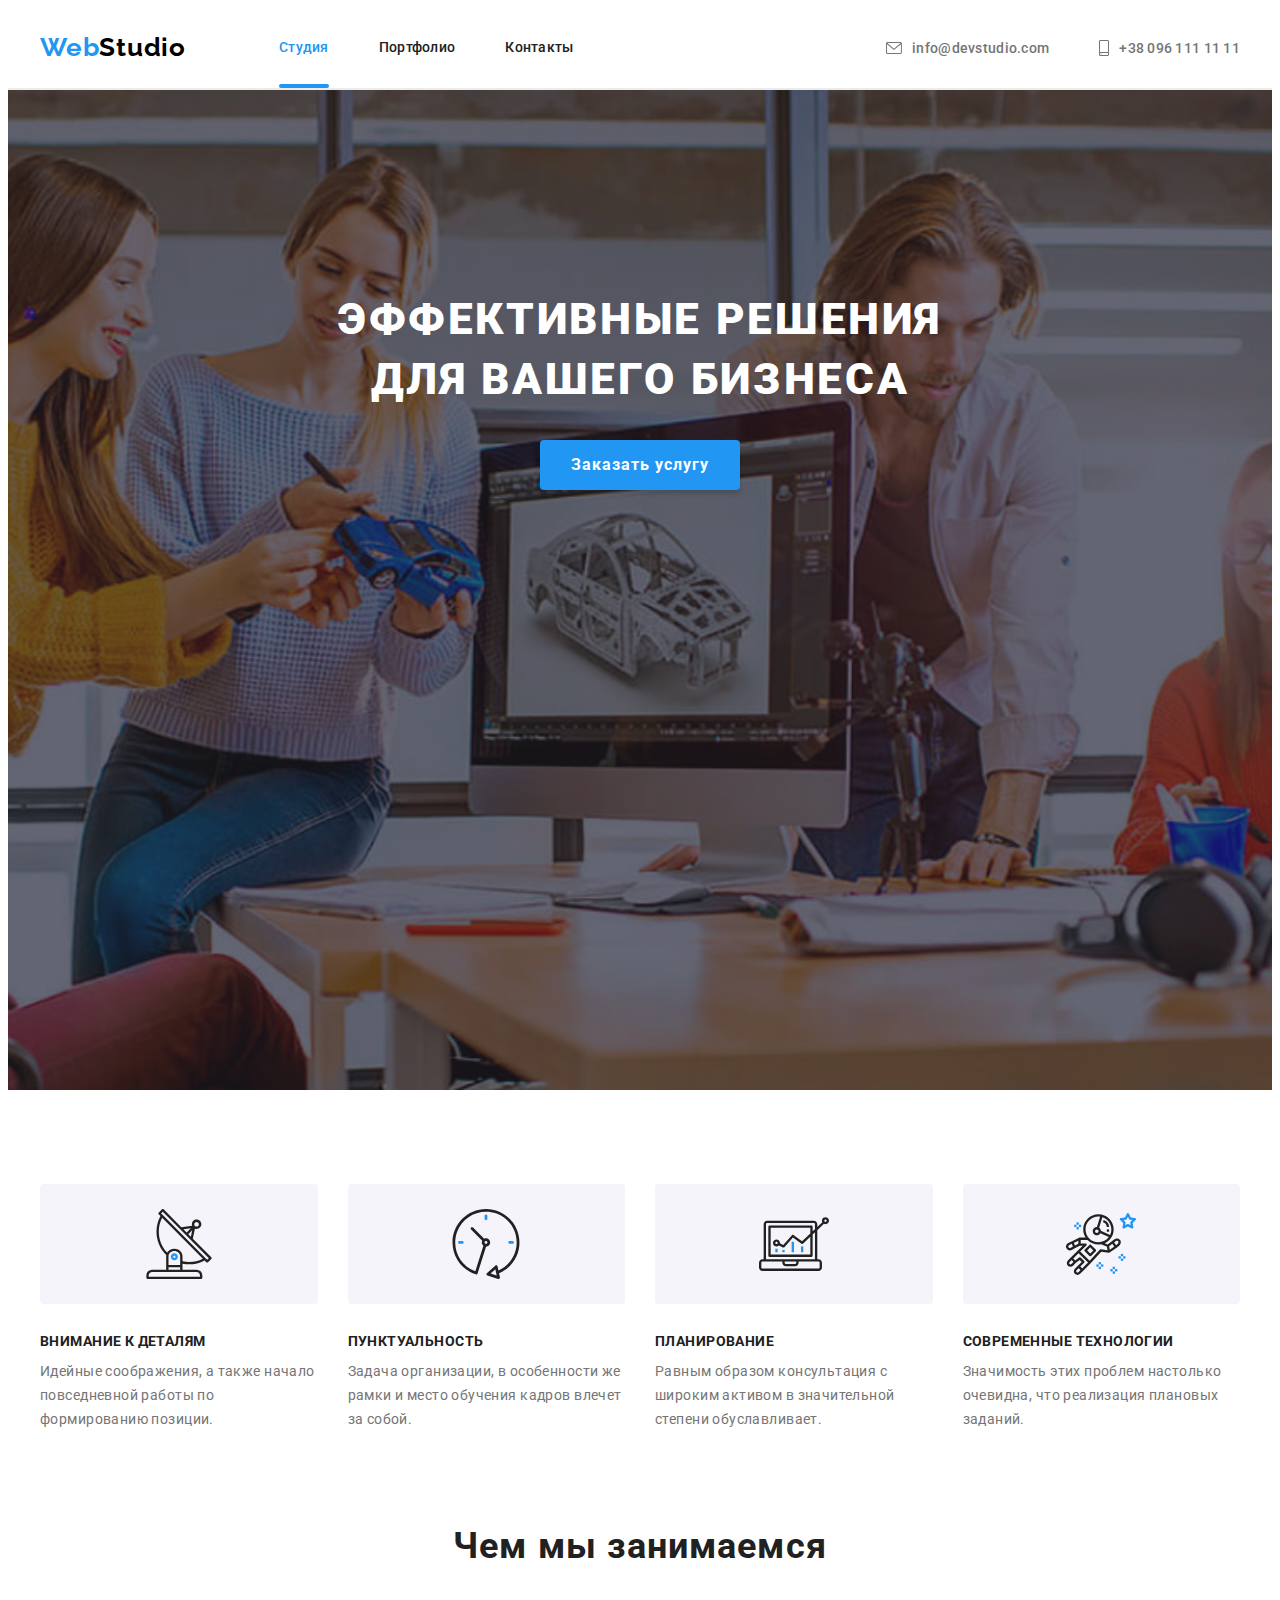
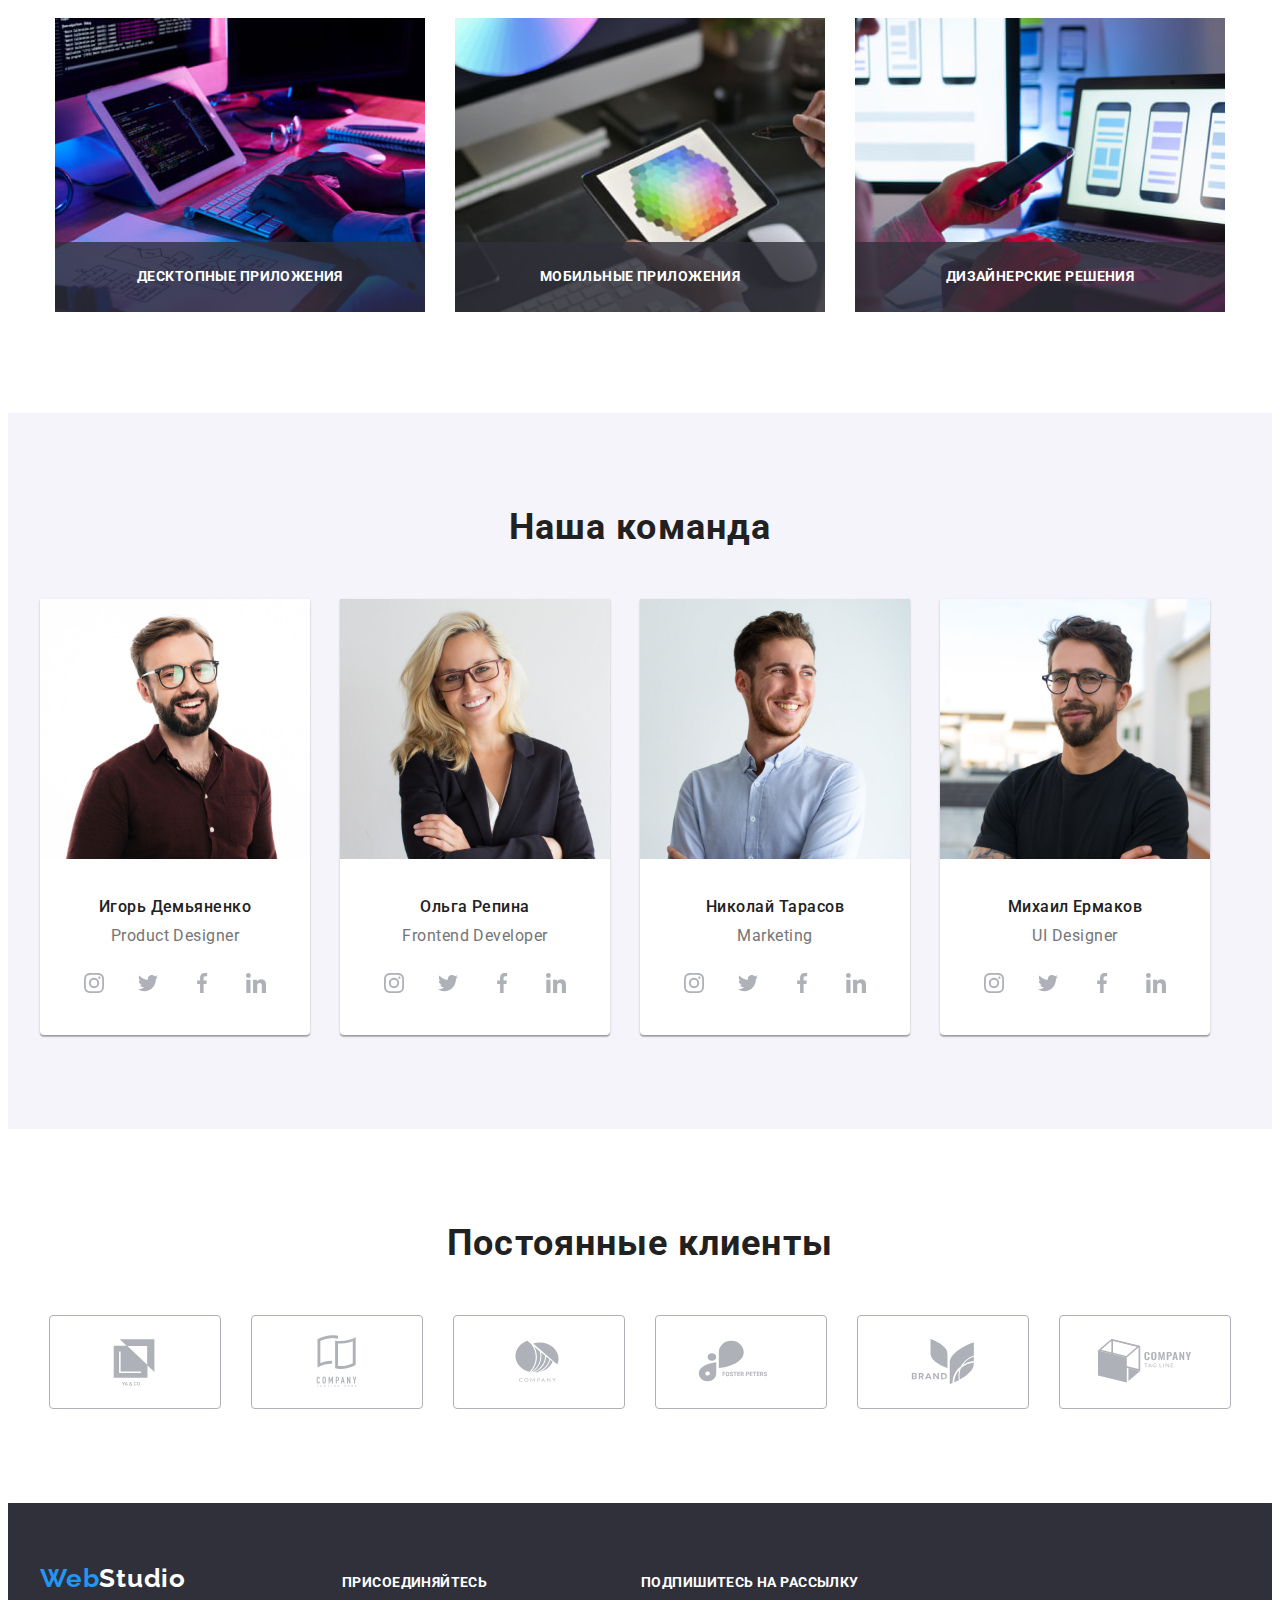
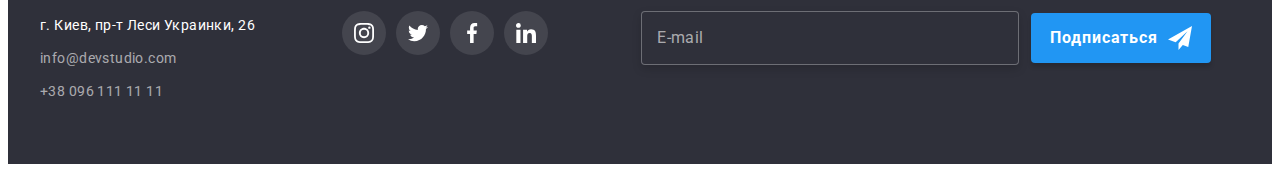
<file: index.html>
<!DOCTYPE html>
<html lang="ru">

<head>
    <meta charset="UTF-8" />
    <meta http-equiv="X-UA-Compatible" content="IE=edge" />
    <meta name="viewport" content="width=device-width, initial-scale=1.0" />
    <title>goit-markup-hw-07</title>
    <link rel="preconnect" href="https://fonts.googleapis.com" />
    <link rel="preconnect" href="https://fonts.gstatic.com" crossorigin />
    <link
        href="https://fonts.googleapis.com/css2?family=Raleway:wght@700&family=Roboto:wght@400;500;700;900&display=swap"
        rel="stylesheet" />
    <link rel="stylesheet" href="https://cdnjs.cloudflare.com/ajax/libs/modern-normalize/1.1.0/modern-normalize.min.css"
        integrity="sha512-wpPYUAdjBVSE4KJnH1VR1HeZfpl1ub8YT/NKx4PuQ5NmX2tKuGu6U/JRp5y+Y8XG2tV+wKQpNHVUX03MfMFn9Q=="
        crossorigin="anonymous" referrerpolicy="no-referrer" />
    <link rel="stylesheet" href="./css/styles.css" />
    <link rel="stylesheet" href="./css/main.min.css">
</head>

<body>
    <!--шапка сайта-->
    <header class="header">

        <div class="container ">
            <div class="main-nav">

                <div class="main-nav__navigation">
                    <nav class=" header-nav">
                        <a href="./index.html" class="logo" lang="en">
                            Web<span class="header__logo">Studio</span>
                        </a>

                        <ul class="site-nav list">
                            <li class="site-nav__item"><a class="site-nav__link curent" href="./index.html">Студия</a>
                            </li>
                            <li class="site-nav__item"><a class="site-nav__link" href="./portfolio.html">Портфолио</a>
                            </li>
                            <li class="site-nav__item"><a class="site-nav__link" href="">Контакты</a></li>
                        </ul>
                    </nav>
                </div>

                <div class="connect">
                    <ul class="header-connection list ">
                        <li class="header-connection__item"><a class="header-connection__link"
                                href="mailto:info@devstudio.com">
                                <svg class="envelope" width="16" height="12">
                                    <use href="./images/svg/sprite.svg#icon-envelope"></use>
                                </svg>info@devstudio.com
                            </a></li>
                        <li class="header-connection__item"><a class="header-connection__link" href="tel:+380961111111">
                                <svg class="smartphone" width="10" height="16">
                                    <use href="./images/svg/sprite.svg#icon-smartphone"></use>
                                </svg>+38 096 111 11 11</a></li>
                    </ul>
                </div>
            </div>
        </div>

    </header>
    <main>
        <!--секция герой-->


        <section class="hero hero-overlay">

            <div class="container">
                <h1 class="hero__title">Эффективные решения <br> для вашего бизнеса</h1>
                <button data-modal-open class="button hero__button" type="button">Заказать услугу</button>
            </div>

            <!-- modal -->

            <div class="backdrop is-hidden" data-modal>

                <div class="modal">
                    <h3 class="modal__title">Оставьте свои данные, мы вам перезвоним</h3>

                    <form class="modal__form">

                        <label class="modal__field">
                            <span class="modal__label">Имя</span>
                            <div class="modal-pic">
                                <input class="modal__input" type="text" name="name">
                                <svg class="modal__icon" width="12" height="12">
                                    <use href="./images/svg/sprite.svg#icon-name"></use>
                                </svg>
                            </div>
                        </label>

                        <label class="modal__field">
                            <span class="modal__label">Телефон</span>
                            <div class="modal-pic">
                                <input class="modal__input" type="tel" name="tel">
                                <svg class="modal__icon" width="13" height="13">
                                    <use href="./images/svg/sprite.svg#icon-tel"></use>
                                </svg>
                            </div>
                        </label>

                        <label class="modal__field">
                            <span class="modal__label">Почта</span>
                            <div class="modal-pic">
                                <input class="modal__input" type="email" name="mail">
                                <svg class="modal__icon" width="15" height="12">
                                    <use href="./images/svg/sprite.svg#icon-mail"></use>
                                </svg>
                            </div>
                        </label>

                        <label class="modal__field">
                            <span class="modal__label">Комментарий</span>
                            <textarea class="modal__comment" name="comments" placeholder="Введите текст"
                                rows="10"></textarea>
                        </label>


                        <div class="checkbox">


                            <label class="checkbox__label">
                                <span class="checkbox__description"> Соглашаюсь с рассылкой и принимаю
                                    <a class="contract" href=""><span class="contract--color">Условия
                                            договора</span></a>
                                </span>
                                <input class="checkbox__input" type="checkbox" name="checkbox">

                                <span class="custom-check">
                                    <svg class="custom-check__icon" width="16" height="15">
                                        <use href="./images/svg/sprite.svg#icon-icon-check"></use>
                                    </svg>
                                </span>
                            </label>
                        </div>

                        <button type="submit" class="button submit__button" disabled>Отправить</button>
                    </form>







                    <button data-modal-close class="modal__close" type="button" aria-label="Закрыть">
                        <svg class=".modal__cross" width="11" height="11">
                            <use href="./images/svg/sprite.svg#icon-Vector-1"></use>
                        </svg>
                    </button>


                </div>
            </div>

        </section>


        <!--наши качества-->

        <section class="section">

            <div class="container">
                <h2 class="visually-hidden">Наши качества</h2>

                <ul class="skills list">
                    <li class="skills__item icon-antenna">
                        <h3 class="skills__title">Внимание к деталям</h3>
                        <p class="skills__text">
                            Идейные соображения, а также начало повседневной работы по
                            формированию позиции.
                        </p>
                    </li>
                    <li class="skills__item icon-clock">
                        <h3 class="skills__title">Пунктуальность</h3>
                        <p class="skills__text">
                            Задача организации, в особенности же рамки и место обучения кадров
                            влечет за собой.
                        </p>
                    </li>
                    <li class="skills__item icon-diagram">
                        <h3 class="skills__title">Планирование</h3>
                        <p class="skills__text">
                            Равным образом консультация с широким активом в значительной
                            степени обуславливает.
                        </p>
                    </li>
                    <li class="skills__item icon-astronaut">
                        <h3 class="skills__title">Современные технологии</h3>
                        <p class="skills__text">
                            Значимость этих проблем настолько очевидна, что реализация
                            плановых заданий.
                        </p>
                    </li>
                </ul>
            </div>

        </section>
        <!--чем мы занимаемся-->
        <section class="section-working">

            <div class="container">

                <h2 class="work__title">Чем мы занимаемся</h2>
                <ul class=" work list">
                    <li class="work__item"><img src="./images/work/box1.jpg" alt="создаем сайты для ПК" width="370"
                            height="294" />
                        <p class="preview">Десктопные приложения</p>
                    </li>
                    <li class="work__item">
                        <img src="./images/work/box2.jpg" alt="создаем мобильные приложения" width="370" height="294" />
                        <p class="preview">Мобильные приложения</p>
                    </li>
                    <li class="work__item">
                        <img src="./images/work/box3.jpg" alt="оптимизируем под планшет" width="370" height="294" />
                        <p class="preview">Дизайнерские решения</p>
                    </li>
                </ul>
            </div>
        </section>
        <!--наша команда-->
        <section class="section-group">

            <div class="container">

                <h2 class="team__title">Наша команда</h2>

                <ul class="team list">
                    <li class="team__item">
                        <img src="./images/team/card1.jpg" alt="Игорь Демьяненко" width="270" height="260" />

                        <div class="guys">

                            <div class="team-member">
                                <h3 class="team-member__title">Игорь Демьяненко</h3>
                                <p class="team-member__text">Product Designer</p>
                            </div>

                            <ul class="social list">
                                <li class="social__item">
                                    <a class="social__link link" href="" target="_blank" rel="noopener noreferrer"
                                        aria-label="иконка Instagram">


                                        <svg class="social__icon" width="20px" height="20px">
                                            <use href="./images/svg/sprite.svg#icon-instagram-2-2"></use>
                                        </svg>
                                    </a>

                                </li>
                                <li class="social__item">
                                    <a class="social__link link" href="" target="_blank" rel="noopener noreferrer"
                                        aria-label="иконка Twitter">


                                        <svg class="social__icon" width="20px" height="20px">
                                            <use href="./images/svg/sprite.svg#icon-twitter"></use>
                                        </svg>
                                    </a>

                                </li>
                                <li class="social__item">
                                    <a class="social__link link" href="" target="_blank" rel="noopener noreferrer"
                                        aria-label="иконка Facebook">


                                        <svg class="social__icon" width="20px" height="20px">
                                            <use href="./images/svg/sprite.svg#icon-facebook"></use>
                                        </svg>
                                    </a>

                                </li>
                                <li class="social__item">
                                    <a class="social__link link" href="" target="_blank" rel="noopener noreferrer"
                                        aria-label="иконка Linkedin">


                                        <svg class="social__icon" width="20px" height="20px">
                                            <use href="./images/svg/sprite.svg#icon-linkedin"></use>
                                        </svg>
                                    </a>

                                </li>

                            </ul>
                        </div>

                    </li>

                    <li class="team__item">
                        <img src="./images/team/card2.jpg" alt="Ольга Репина" width="270" height="260" />
                        <div class="guys">
                            <div class="team-member">
                                <h3 class="team-member__title">Ольга Репина</h3>
                                <p class="team-member__text">Frontend Developer</p>
                            </div>

                            <ul class="social list">

                                <li class="social__item">
                                    <a class="social__link link" href="" target="_blank" rel="noopener noreferrer"
                                        aria-label="иконка Instagram">


                                        <svg class="social__icon" width="20px" height="20px">
                                            <use href="./images/svg/sprite.svg#icon-instagram-2-2"></use>
                                        </svg>
                                    </a>

                                </li>
                                <li class="social__item">
                                    <a class="social__link link" href="" target="_blank" rel="noopener noreferrer"
                                        aria-label="иконка Twitter">


                                        <svg class="social__icon" width="20px" height="20px">
                                            <use href="./images/svg/sprite.svg#icon-twitter"></use>
                                        </svg>
                                    </a>

                                </li>
                                <li class="social__item">
                                    <a class="social__link link" href="" target="_blank" rel="noopener noreferrer"
                                        aria-label="иконка Facebook">


                                        <svg class="social__icon" width="20px" height="20px">
                                            <use href="./images/svg/sprite.svg#icon-facebook"></use>
                                        </svg>
                                    </a>

                                </li>
                                <li class="social__item">
                                    <a class="social__link link" href="" target="_blank" rel="noopener noreferrer"
                                        aria-label="иконка Linkedin">


                                        <svg class="social__icon" width="20px" height="20px">
                                            <use href="./images/svg/sprite.svg#icon-linkedin"></use>
                                        </svg>
                                    </a>

                                </li>

                            </ul>
                        </div>
                    </li>
                    <li class="team__item">
                        <img src="./images/team/card3.jpg" alt="Николай Тарасов" width="270" height="260" />
                        <div class="guys">
                            <div class="team-member">
                                <h3 class="team-member__title">Николай Тарасов</h3>
                                <p class="team-member__text">Marketing</p>
                            </div>

                            <ul class="social list">

                                <li class="social__item">
                                    <a class="social__link link" href="" target="_blank" rel="noopener noreferrer"
                                        aria-label="иконка Instagram">

                                        <svg class="social__icon" width="20px" height="20px">
                                            <use href="./images/svg/sprite.svg#icon-instagram-2-2"></use>
                                        </svg>
                                    </a>

                                </li>
                                <li class="social__item">
                                    <a class="social__link link" href="" target="_blank" rel="noopener noreferrer"
                                        aria-label="иконка Twitter">


                                        <svg class="social__icon" width="20px" height="20px">
                                            <use href="./images/svg/sprite.svg#icon-twitter"></use>
                                        </svg>
                                    </a>

                                </li>
                                <li class="social__item">
                                    <a class="social__link link" href="" target="_blank" rel="noopener noreferrer"
                                        aria-label="иконка Facebook">


                                        <svg class="social__icon" width="20px" height="20px">
                                            <use href="./images/svg/sprite.svg#icon-facebook"></use>
                                        </svg>
                                    </a>

                                </li>
                                <li class="social__item">
                                    <a class="social__link link" href="" target="_blank" rel="noopener noreferrer"
                                        aria-label="иконка Linkedin">


                                        <svg class="social__icon" width="20px" height="20px">
                                            <use href="./images/svg/sprite.svg#icon-linkedin"></use>
                                        </svg>
                                    </a>

                                </li>

                            </ul>
                        </div>
                    </li>
                    <li class="team__item">
                        <img src="./images/team/card4.jpg" alt="Михаил Ермаков" width="270" height="260" />
                        <div class="guys">
                            <div class="team-member">
                                <h3 class="team-member__title">Михаил Ермаков</h3>
                                <p class="team-member__text">UI Designer</p>
                            </div>

                            <ul class="social list">

                                <li class="social__item">
                                    <a class="social__link link" href="" target="_blank" rel="noopener noreferrer"
                                        aria-label="иконка Instagram">


                                        <svg class="social__icon" width="20px" height="20px">
                                            <use href="./images/svg/sprite.svg#icon-instagram-2-2"></use>
                                        </svg>
                                    </a>

                                </li>
                                <li class="social__item">
                                    <a class="social__link link" href="" target="_blank" rel="noopener noreferrer"
                                        aria-label="иконка Twitter">


                                        <svg class="social__icon" width="20px" height="20px">
                                            <use href="./images/svg/sprite.svg#icon-twitter"></use>
                                        </svg>
                                    </a>

                                </li>
                                <li class="social__item">
                                    <a class="social__link link" href="" target="_blank" rel="noopener noreferrer"
                                        aria-label="иконка Facebook">


                                        <svg class="social__icon" width="20px" height="20px">
                                            <use href="./images/svg/sprite.svg#icon-facebook"></use>
                                        </svg>
                                    </a>

                                </li>
                                <li class="social__item">
                                    <a class="social__link link" href="" target="_blank" rel="noopener noreferrer"
                                        aria-label="иконка Linkedin">


                                        <svg class="social__icon" width="20px" height="20px">
                                            <use href="./images/svg/sprite.svg#icon-linkedin"></use>
                                        </svg>
                                    </a>

                                </li>

                            </ul>
                        </div>
                    </li>
                </ul>
            </div>
        </section>


        <!-- наши клиенты -->
        <section class="section">

            <div class="container">

                <div class="regular-clients">

                    <h2 class="clients__title">Постоянные клиенты</h2>
                    <ul class="clients list">
                        <li class="clients__item">
                            <a class="clients__link" href="">
                                <svg class="clients__icon" width="106" height="60">
                                    <use href="./images/svg/sprite.svg#icon-Logo-1"></use>
                                </svg>
                            </a>
                        </li>

                        <li class="clients__item">
                            <a class="clients__link" href="">
                                <svg class="clients__icon" width="106" height="60">
                                    <use href="./images/svg/sprite.svg#icon-Logo-2"></use>
                                </svg>
                            </a>
                        </li>
                        <li class="clients__item">
                            <a class="clients__link" href="">
                                <svg class="clients__icon" width="106" height="60">
                                    <use href="./images/svg/sprite.svg#icon-Logo-3"></use>
                                </svg>
                            </a>
                        </li>
                        <li class="clients__item">
                            <a class="clients__link" href="">
                                <svg class="clients__icon" width="106" height="60">
                                    <use href="./images/svg/sprite.svg#icon-Logo-4"></use>
                                </svg>
                            </a>
                        </li>
                        <li class="clients__item">
                            <a class="clients__link" href="">
                                <svg class="clients__icon" width="106" height="60">
                                    <use href="./images/svg/sprite.svg#icon-Logo-5"></use>
                                </svg>
                            </a>
                        </li>
                        <li class="clients__item">
                            <a class="clients__link" href="">
                                <svg class="clients__icon" width="106" height="60">
                                    <use href="./images/svg/sprite.svg#icon-Logo-6"></use>
                                </svg>
                            </a>
                        </li>

                    </ul>


                </div>
            </div>

        </section>


    </main>
    <!--подвал-->
    <footer class="footer">
        <div class="container">

            <div class="bottom">
                <div class="box">

                    <a href="./index.html" class="logo" lang="en">
                        Web<span class="footer__logo">Studio</span></a>

                    <address class="adds">
                        <p class="place">г. Киев, пр-т Леси Украинки, 26</p>
                        <br />
                        <a class="footer-link" href="mailto:info@devstudio.com">info@devstudio.com</a><br />
                        <a class="footer-link tel" href="tel:+380961111111">+38 096 111 11 11</a>
                    </address>
                </div>


                <div class="join">
                    <h3 class="join-title">присоединяйтесь</h3>

                    <ul class="social list">
                        <li class="social__item">
                            <a class="social__link social__link--bgc link" href="" target="_blank"
                                rel="noopener noreferrer" aria-label="иконка Instagram">
                                <svg class="social__icon social__icon--color" width="20" height="20">
                                    <use href="./images/svg/sprite.svg#icon-instagram-2-2"></use>
                                </svg>
                            </a>
                        </li>
                        <li class="social__item">
                            <a class="social__link social__link--bgc link" href="" target="_blank"
                                rel="noopener noreferrer" aria-label="иконка Twitter">
                                <svg class="social__icon social__icon--color" width="20" height="20">
                                    <use href="./images/svg/sprite.svg#icon-twitter"></use>
                                </svg>
                            </a>
                        </li>
                        <li class="social__item">
                            <a class="social__link social__link--bgc link" href="" target="_blank"
                                rel="noopener noreferrer" aria-label="иконка Facebook">
                                <svg class="social__icon social__icon--color" width="20" height="20">
                                    <use href="./images/svg/sprite.svg#icon-facebook"></use>
                                </svg>
                            </a>
                        </li>
                        <li class="social__item">
                            <a class="social__link social__link--bgc link" href="" target="_blank"
                                rel="noopener noreferrer" aria-label="иконка Linkedin">
                                <svg class="social__icon social__icon--color" width="20" height="20">
                                    <use href="./images/svg/sprite.svg#icon-linkedin"></use>
                                </svg>
                            </a>
                        </li>

                    </ul>

                </div>

                <!-- форма подписки -->

                <div class="subscription">

                    <h3 class="subscription-title">Подпишитесь на рассылку</h3>
                    <form class="form-subscription">
                        <div class="form-field">
                            <input type="email" class="form-input" name="mail" id="mail" placeholder=" ">
                            <label class="form-label" for="mail">E-mail</label>

                        </div>

                        <button type="submit" class="button sub__button">Подписаться
                            <svg class="icon-subscription" width="24" height="24">
                                <use href="./images/svg/sprite.svg#icon-icon-send"></use>
                            </svg>
                        </button>
                    </form>

                </div>
            </div>
        </div>
    </footer>

    <script src="./js/modal.js"></script>


</body>

</html>
</file>
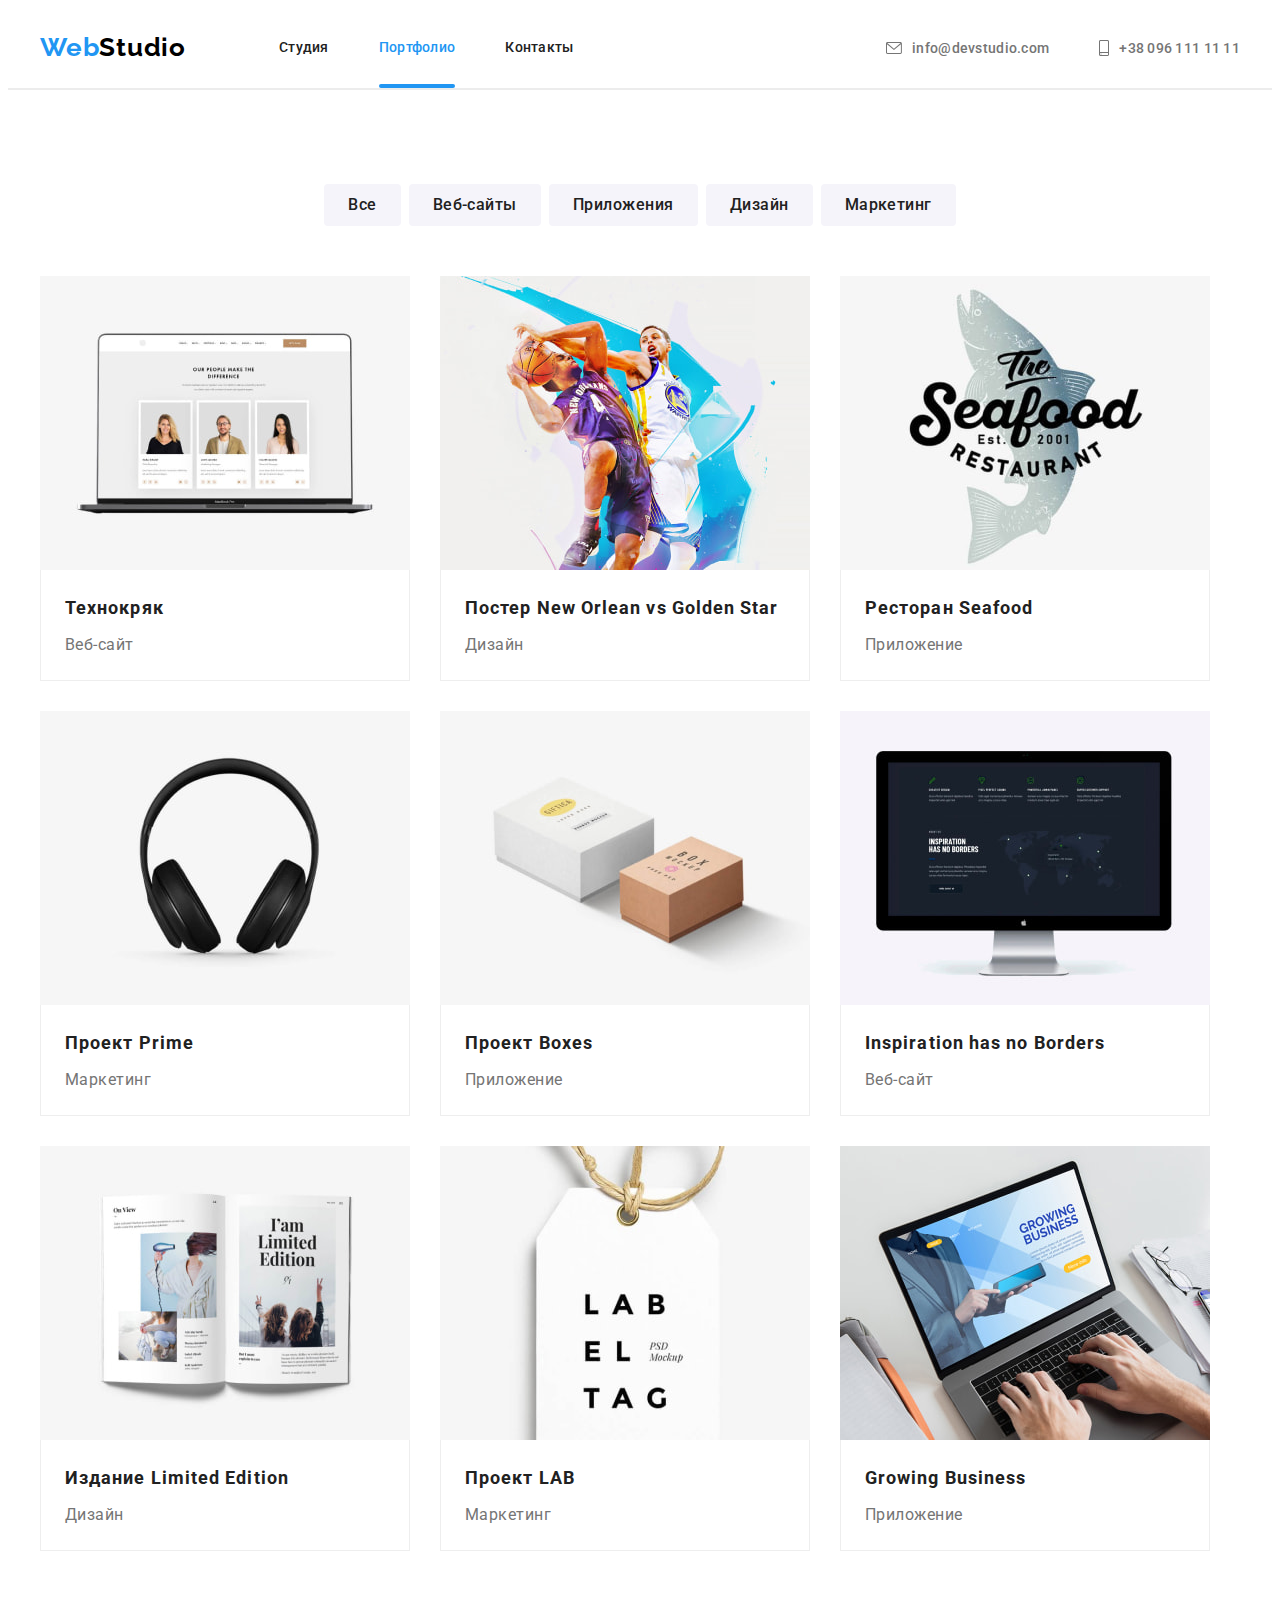
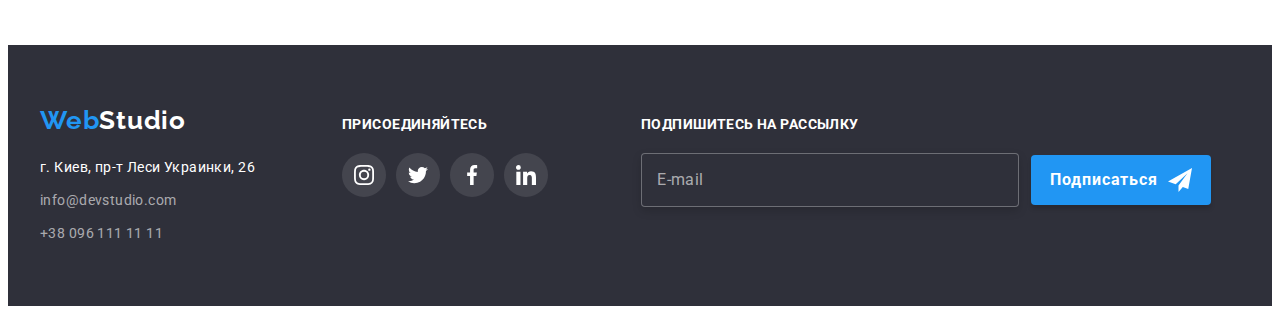
<file: portfolio.html>
<!DOCTYPE html>
<html lang="ru">

<head>
    <meta charset="UTF-8" />
    <meta http-equiv="X-UA-Compatible" content="IE=edge" />
    <meta name="viewport" content="width=device-width, initial-scale=1.0" />
    <title>portfolio</title>
    <link rel="preconnect" href="https://fonts.googleapis.com" />
    <link rel="preconnect" href="https://fonts.gstatic.com" crossorigin />
    <link
        href="https://fonts.googleapis.com/css2?family=Raleway:wght@700&family=Roboto:wght@400;500;700;900&display=swap"
        rel="stylesheet" />
    <link rel="stylesheet" href="https://cdnjs.cloudflare.com/ajax/libs/modern-normalize/1.1.0/modern-normalize.min.css"
        integrity="sha512-wpPYUAdjBVSE4KJnH1VR1HeZfpl1ub8YT/NKx4PuQ5NmX2tKuGu6U/JRp5y+Y8XG2tV+wKQpNHVUX03MfMFn9Q=="
        crossorigin="anonymous" referrerpolicy="no-referrer" />
    <link rel="stylesheet" href="./css/styles.css" />
    <link rel="stylesheet" href="./css/main.min.css">
</head>

<body>
    <!--шапка сайта-->
    <header class="header">

        <div class="container ">
            <div class="main-nav">

                <div class="main-nav__navigation">
                    <nav class=" header-nav">
                        <a href="./index.html" class="logo" lang="en">
                            Web<span class="header__logo">Studio</span>
                        </a>

                        <ul class="site-nav list">
                            <li class="site-nav__item"><a class="site-nav__link" href="./index.html">Студия</a>
                            </li>
                            <li class="site-nav__item"><a class="site-nav__link curent"
                                    href="./portfolio.html">Портфолио</a>
                            </li>
                            <li class="site-nav__item"><a class="site-nav__link" href="">Контакты</a></li>
                        </ul>
                    </nav>
                </div>

                <div class="main-nav__connect">
                    <ul class="header-connection list ">
                        <li class="header-connection__item"><a class="header-connection__link"
                                href="mailto:info@devstudio.com">
                                <svg class="envelope" width="16" height="12">
                                    <use href="./images/svg/sprite.svg#icon-envelope"></use>
                                </svg>info@devstudio.com
                            </a></li>
                        <li class="header-connection__item"><a class="header-connection__link" href="tel:+380961111111">
                                <svg class="smartphone" width="10" height="16">
                                    <use href="./images/svg/sprite.svg#icon-smartphone"></use>
                                </svg>+38 096 111 11 11</a></li>
                    </ul>
                </div>
            </div>
        </div>

    </header>
    <main>
        <!--портфолио-->
        <section class="section">
            <div class="container">
                <ul class="btn list">
                    <li class="btn__list"><button class="btn__item" type="button">Все</button></li>
                    <li class="btn__list"><button class="btn__item" type="button">Веб-сайты</button></li>
                    <li class="btn__list"><button class="btn__item" type="button">Приложения</button></li>
                    <li class="btn__list"><button class="btn__item" type="button">Дизайн</button></li>
                    <li class="btn__list"><button class="btn__item" type="button">Маркетинг</button></li>
                </ul>
            </div>

            <div class="container ">

                <h1 hidden>Примеры работ</h1>

                <ul class="examples list">
                    <li class="item">
                        <a class="link" href="">
                            <div class="examples-thumb">
                                <img src="./images/portfolio/1.jpg" alt="Технокряк" width="370" height="294" />

                                <div class="examples-overlay">
                                    <p class="description">Ресурс предлагает комплексные предложения с разным уровнем
                                        функционала и сервисов. Все это позволит посетителю получить
                                        исчерпывающие сведения о компании или частном лице.
                                    </p>
                                </div>



                            </div>
                            <div class="projects">
                                <h2 class="examples-title">Технокряк</h2>
                                <p class="examples-text">Веб-сайт</p>

                            </div>
                        </a>
                    </li>
                    <li class="item">
                        <a class="link" href="">
                            <div class="examples-thumb">
                                <img src="./images/portfolio/2.jpg" alt="Постер New Orlean vs Golden Star" width="370"
                                    height="294" />
                                <div class="examples-overlay">

                                    <p class="description">Ресурс предлагает комплексные предложения с разным уровнем
                                        функционала и сервисов. Все это позволит посетителю получить
                                        исчерпывающие сведения о компании или частном лице.
                                    </p>
                                </div>

                            </div>
                            <div class="projects">
                                <h2 class="examples-title">Постер New Orlean vs Golden Star</h2>
                                <p class="examples-text">Дизайн</p>

                            </div>
                        </a>
                    </li>
                    <li class="item">
                        <a class="link" href="">
                            <div class="examples-thumb">
                                <img src="./images/portfolio/3.jpg" alt="Ресторан Seafood" width="370" height="294" />

                                <div class="examples-overlay">
                                    <p class="description">Ресурс предлагает комплексные предложения с разным уровнем
                                        функционала и сервисов. Все это позволит посетителю получить
                                        исчерпывающие сведения о компании или частном лице.
                                    </p>
                                </div>

                            </div>
                            <div class="projects">
                                <h2 class="examples-title">Ресторан Seafood</h2>
                                <p class="examples-text">Приложение</p>

                            </div>
                        </a>
                    </li>
                    <li class="item">
                        <a class="link" href="">
                            <div class="examples-thumb">
                                <img src="./images/portfolio/4.jpg" alt="Проект Prime" width="370" height="294" />

                                <div class="examples-overlay">
                                    <p class="description">Ресурс предлагает комплексные предложения с разным уровнем
                                        функционала и сервисов. Все это позволит посетителю получить
                                        исчерпывающие сведения о компании или частном лице.
                                    </p>
                                </div>

                            </div>
                            <div class="projects">
                                <h2 class="examples-title">Проект Prime</h2>
                                <p class="examples-text">Маркетинг</p>

                            </div>
                        </a>
                    </li>
                    <li class="item">
                        <a class="link" href="">
                            <div class="examples-thumb">
                                <img src="./images/portfolio/5.jpg" alt="Проект Boxes" width="370" height="294" />

                                <div class="examples-overlay">
                                    <p class="description">Ресурс предлагает комплексные предложения с разным уровнем
                                        функционала и сервисов. Все это позволит посетителю получить
                                        исчерпывающие сведения о компании или частном лице.
                                    </p>
                                </div>

                            </div>
                            <div class="projects">
                                <h2 class="examples-title">Проект Boxes</h2>
                                <p class="examples-text">Приложение</p>

                            </div>
                        </a>
                    </li>
                    <li class="item">
                        <a class="link" href="">
                            <div class="examples-thumb">
                                <img src="./images/portfolio/6.jpg" alt="Inspiration has no Borders" width="370"
                                    height="294" />

                                <div class="examples-overlay">
                                    <p class="description">Ресурс предлагает комплексные предложения с разным уровнем
                                        функционала и сервисов. Все это позволит посетителю получить
                                        исчерпывающие сведения о компании или частном лице.
                                    </p>
                                </div>

                            </div>
                            <div class="projects">
                                <h2 class="examples-title">Inspiration has no Borders</h2>
                                <p class="examples-text">Веб-сайт</p>

                            </div>
                        </a>
                    </li>
                    <li class="item">
                        <a class="link" href="">
                            <div class="examples-thumb">
                                <img src="./images/portfolio/7.jpg" alt="Издание Limited Edition" width="370"
                                    height="294" />

                                <div class="examples-overlay">
                                    <p class="description">Ресурс предлагает комплексные предложения с разным уровнем
                                        функционала и сервисов. Все это позволит посетителю получить
                                        исчерпывающие сведения о компании или частном лице.
                                    </p>
                                </div>

                            </div>
                            <div class="projects">
                                <h2 class="examples-title">Издание Limited Edition</h2>
                                <p class="examples-text">Дизайн</p>

                            </div>
                        </a>
                    </li>
                    <li class="item">
                        <a class="link" href="">
                            <div class="examples-thumb">
                                <img src="./images/portfolio/8.jpg" alt="Проект LAB" width="370" height="294" />

                                <div class="examples-overlay">
                                    <p class="description">Ресурс предлагает комплексные предложения с разным уровнем
                                        функционала и сервисов. Все это позволит посетителю получить
                                        исчерпывающие сведения о компании или частном лице.
                                    </p>
                                </div>

                            </div>
                            <div class="projects">
                                <h2 class="examples-title">Проект LAB</h2>
                                <p class="examples-text">Маркетинг</p>

                            </div>
                        </a>
                    </li>
                    <li class="item">
                        <a class="link" href="">
                            <div class="examples-thumb">
                                <img src="./images/portfolio/9.jpg" alt="Growing Business" width="370" height="294" />

                                <div class="examples-overlay">
                                    <p class="description">Ресурс предлагает комплексные предложения с разным уровнем
                                        функционала и сервисов. Все это позволит посетителю получить
                                        исчерпывающие сведения о компании или частном лице.
                                    </p>
                                </div>


                            </div>
                            <div class="projects">
                                <h2 class="examples-title">Growing Business</h2>
                                <p class="examples-text">Приложение</p>


                            </div>
                        </a>
                    </li>
                </ul>
            </div>




        </section>
    </main>
    <!--подвал-->
    <footer class="footer">
        <div class="container">

            <div class="bottom">
                <div class="box">

                    <a href="./index.html" class="logo" lang="en">
                        Web<span class="footer__logo">Studio</span></a>

                    <address class="adds">
                        <p class="place">г. Киев, пр-т Леси Украинки, 26</p>
                        <br />
                        <a class="footer-link" href="mailto:info@devstudio.com">info@devstudio.com</a><br />
                        <a class="footer-link tel" href="tel:+380961111111">+38 096 111 11 11</a>
                    </address>
                </div>


                <div class="join">
                    <h3 class="join-title">присоединяйтесь</h3>

                    <ul class="social list">
                        <li class="social__item">
                            <a class="social__link social__link--bgc link" href="" target="_blank"
                                rel="noopener noreferrer" aria-label="иконка Instagram">
                                <svg class="social__icon social__icon--color" width="20" height="20">
                                    <use href="./images/svg/sprite.svg#icon-instagram-2-2"></use>
                                </svg>
                            </a>
                        </li>
                        <li class="social__item">
                            <a class="social__link social__link--bgc link" href="" target="_blank"
                                rel="noopener noreferrer" aria-label="иконка Twitter">
                                <svg class="social__icon social__icon--color" width="20" height="20">
                                    <use href="./images/svg/sprite.svg#icon-twitter"></use>
                                </svg>
                            </a>
                        </li>
                        <li class="social__item">
                            <a class="social__link social__link--bgc link" href="" target="_blank"
                                rel="noopener noreferrer" aria-label="иконка Facebook">
                                <svg class="social__icon social__icon--color" width="20" height="20">
                                    <use href="./images/svg/sprite.svg#icon-facebook"></use>
                                </svg>
                            </a>
                        </li>
                        <li class="social__item">
                            <a class="social__link social__link--bgc link" href="" target="_blank"
                                rel="noopener noreferrer" aria-label="иконка Linkedin">
                                <svg class="social__icon social__icon--color" width="20" height="20">
                                    <use href="./images/svg/sprite.svg#icon-linkedin"></use>
                                </svg>
                            </a>
                        </li>

                    </ul>

                </div>

                <!-- форма подписки -->

                <div class="subscription">

                    <h3 class="subscription-title">Подпишитесь на рассылку</h3>
                    <form class="form-subscription">
                        <div class="form-field">
                            <input type="email" class="form-input" name="mail" id="mail" placeholder=" ">
                            <label class="form-label" for="mail">E-mail</label>

                        </div>

                        <button type="submit" class="button sub__button">Подписаться
                            <svg class="icon-subscription" width="24" height="24">
                                <use href="./images/svg/sprite.svg#icon-icon-send"></use>
                            </svg>
                        </button>
                    </form>

                </div>
            </div>
        </div>
    </footer>
</body>

</html>
</file>
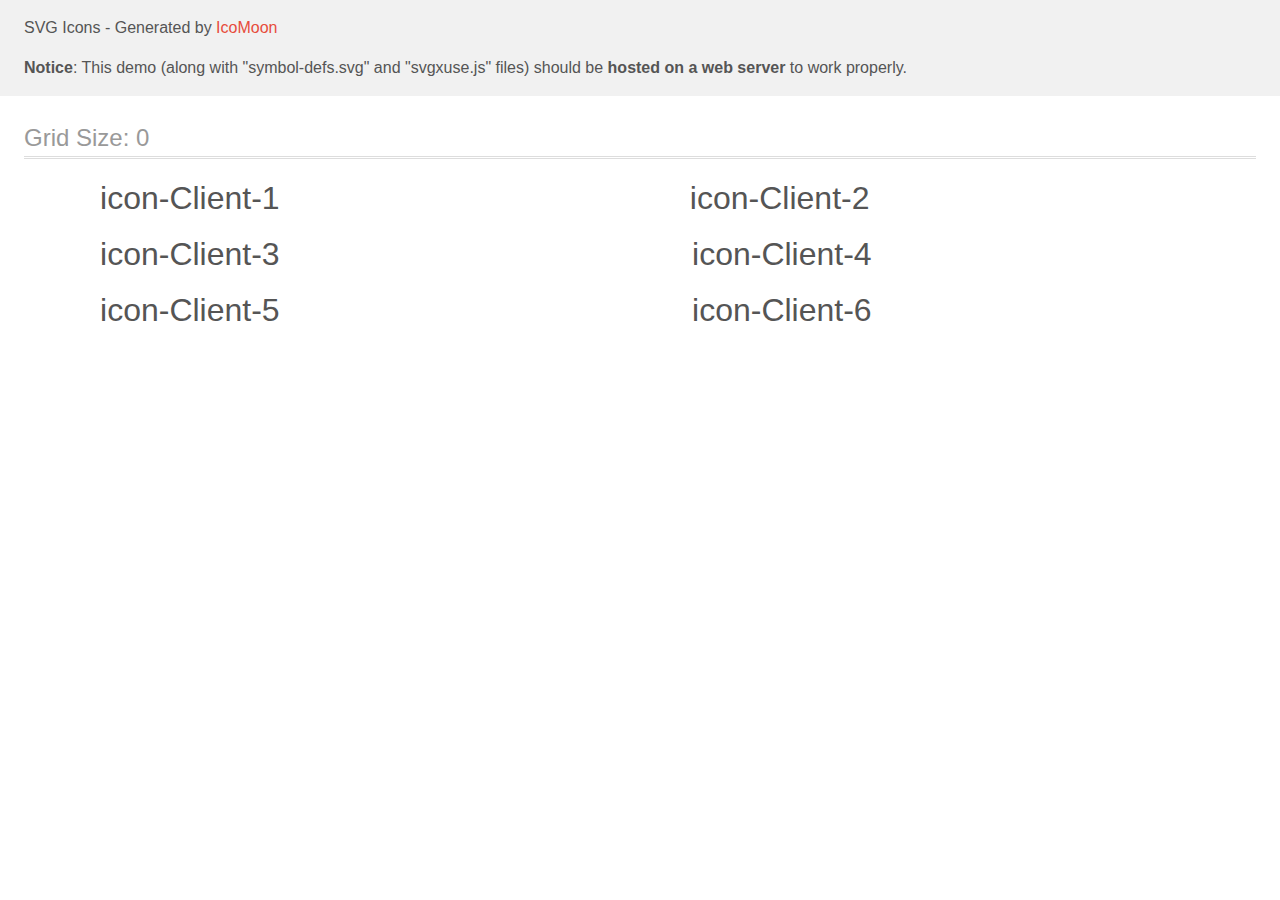
<file: images/svg/clients/demo-external-svg.html>
<!doctype html>
<html>
<head>
    <title>IcoMoon - SVG Icons</title>
    <meta charset="utf-8">
    <meta name="viewport" content="width=device-width, initial-scale=1">
    <link rel="stylesheet" href="demo-files/demo.css">
    <link rel="stylesheet" href="style.css">
</head>
<body>
<header class="bgc1 clearfix">
<div class="mhl">
    <p>SVG Icons - Generated by <a href="https://icomoon.io/app">IcoMoon</a></p><p><strong>Notice</strong>: This demo (along with "symbol-defs.svg" and "svgxuse.js" files) should be <b>hosted on a web server</b> to work properly.</p>
</div>
</header>
    <div class="clearfix mhl ptl">
        <h1 class="mvm mtn fgc1">Grid Size: 0</h1>
        <div class="glyph fs1">
            <div class="clearfix pbs">
                <svg class="icon icon-Client-1"><use xlink:href="symbol-defs.svg#icon-Client-1"></use></svg><span class="name"> icon-Client-1</span>
            </div>
        </div>
        <div class="glyph fs1">
            <div class="clearfix pbs">
                <svg class="icon icon-Client-2"><use xlink:href="symbol-defs.svg#icon-Client-2"></use></svg><span class="name"> icon-Client-2</span>
            </div>
        </div>
        <div class="glyph fs1">
            <div class="clearfix pbs">
                <svg class="icon icon-Client-3"><use xlink:href="symbol-defs.svg#icon-Client-3"></use></svg><span class="name"> icon-Client-3</span>
            </div>
        </div>
        <div class="glyph fs1">
            <div class="clearfix pbs">
                <svg class="icon icon-Client-4"><use xlink:href="symbol-defs.svg#icon-Client-4"></use></svg><span class="name"> icon-Client-4</span>
            </div>
        </div>
        <div class="glyph fs1">
            <div class="clearfix pbs">
                <svg class="icon icon-Client-5"><use xlink:href="symbol-defs.svg#icon-Client-5"></use></svg><span class="name"> icon-Client-5</span>
            </div>
        </div>
        <div class="glyph fs1">
            <div class="clearfix pbs">
                <svg class="icon icon-Client-6"><use xlink:href="symbol-defs.svg#icon-Client-6"></use></svg><span class="name"> icon-Client-6</span>
            </div>
        </div>
  </div>
<script defer src="svgxuse.js"></script>
</body>
</html>
</file>
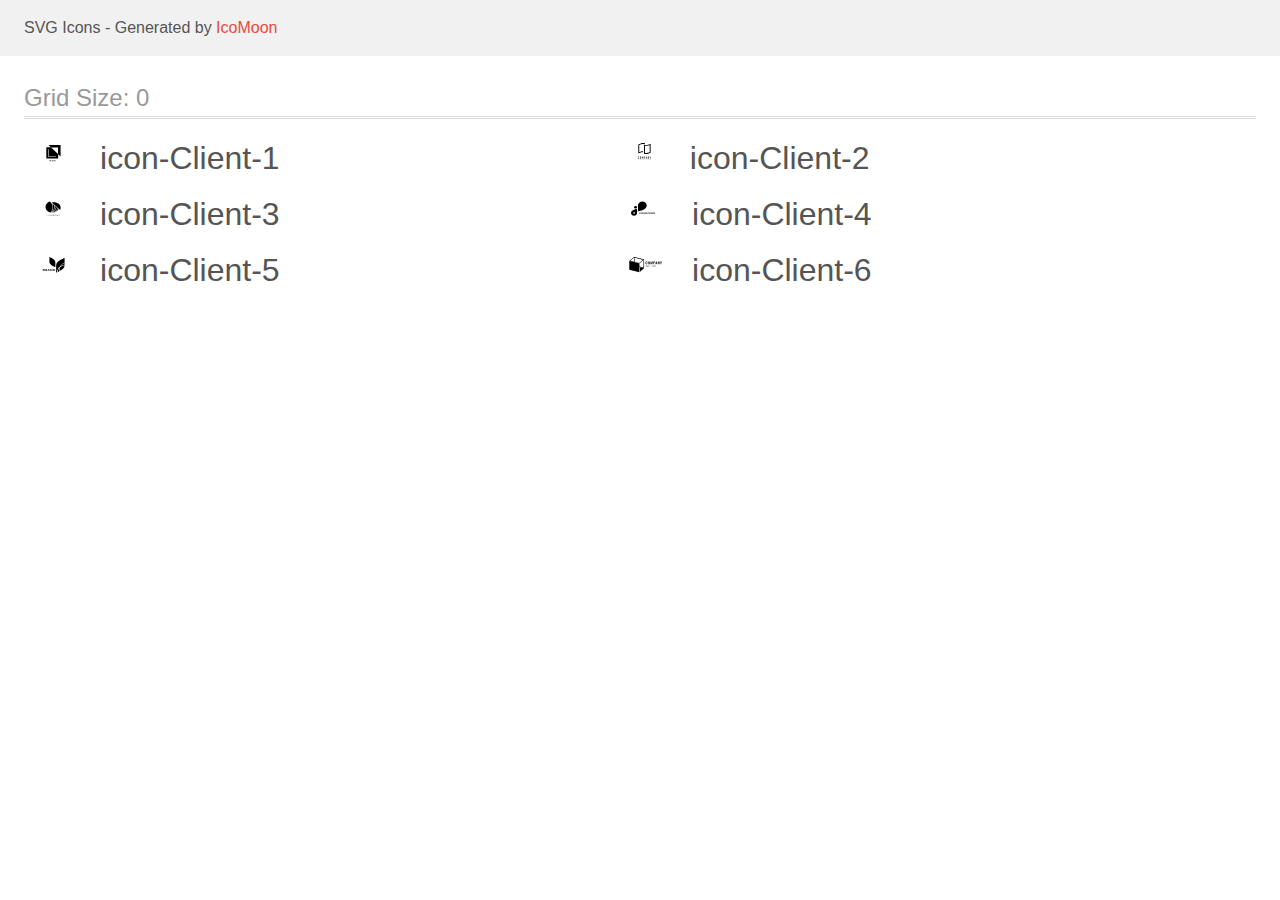
<file: images/svg/clients/demo.html>
<!doctype html>
<html>
<head>
    <title>IcoMoon - SVG Icons</title>
    <meta charset="utf-8">
    <meta name="viewport" content="width=device-width, initial-scale=1">
    <link rel="stylesheet" href="demo-files/demo.css">
    <link rel="stylesheet" href="style.css">
</head>
<body>
<svg aria-hidden="true" style="position: absolute; width: 0; height: 0; overflow: hidden;" version="1.1" xmlns="http://www.w3.org/2000/svg" xmlns:xlink="http://www.w3.org/1999/xlink">
<defs>
<symbol id="icon-Client-1" viewBox="0 0 59 32">
<path d="M24.348 8l2.438 2.308-4.524-0.003v11.196h11.826v-4.281l2.435 2.305v-11.525h-12.174zM33.98 16.949l-6.911-6.543h6.911v6.543zM31.834 19.863h-7.702v-7.53h0.544v7.020h7.157v0.51zM25.951 22.991l-0.285 0.586-0.285-0.586h-0.239l0.415 0.781v0.455h0.216v-0.455l0.414-0.781h-0.238zM26.308 24.227l0.1-0.288h0.479l0.101 0.288h0.224l-0.468-1.236h-0.193l-0.467 1.236h0.223zM26.648 23.253l0.179 0.513h-0.358l0.179-0.513zM27.781 23.737c-0.031 0.048-0.047 0.1-0.047 0.157 0 0.104 0.037 0.189 0.11 0.254s0.172 0.097 0.294 0.097 0.228-0.033 0.316-0.099l0.070 0.082h0.239l-0.182-0.215c0.071-0.097 0.107-0.222 0.107-0.374h-0.179c0 0.083-0.017 0.159-0.052 0.227l-0.239-0.282 0.084-0.061c0.059-0.043 0.102-0.086 0.128-0.129s0.039-0.091 0.039-0.143c0-0.078-0.029-0.143-0.087-0.196s-0.131-0.080-0.221-0.080c-0.1 0-0.179 0.028-0.238 0.085s-0.088 0.133-0.088 0.229c0 0.040 0.009 0.081 0.028 0.123s0.053 0.094 0.101 0.155c-0.092 0.066-0.153 0.123-0.184 0.171zM28.339 24.010c-0.061 0.046-0.126 0.070-0.195 0.070-0.062 0-0.111-0.018-0.148-0.053s-0.055-0.082-0.055-0.139c0-0.066 0.034-0.125 0.102-0.177l0.026-0.019 0.27 0.318zM28.117 23.462c-0.058-0.072-0.087-0.132-0.087-0.179 0-0.041 0.012-0.076 0.036-0.103s0.056-0.041 0.096-0.041c0.037 0 0.068 0.012 0.093 0.035s0.037 0.050 0.037 0.082c0 0.049-0.018 0.089-0.053 0.12l-0.026 0.021-0.094 0.065zM30.13 24.134c0.085-0.074 0.134-0.177 0.146-0.309h-0.214c-0.011 0.088-0.038 0.151-0.081 0.189s-0.106 0.057-0.19 0.057c-0.092 0-0.162-0.035-0.211-0.105s-0.071-0.172-0.071-0.306v-0.11c0.001-0.132 0.027-0.232 0.076-0.3s0.122-0.103 0.216-0.103c0.080 0 0.141 0.020 0.183 0.059s0.068 0.103 0.078 0.192h0.214c-0.014-0.135-0.062-0.24-0.145-0.314s-0.193-0.111-0.329-0.111c-0.101 0-0.191 0.024-0.268 0.072s-0.136 0.117-0.177 0.206c-0.041 0.089-0.062 0.192-0.062 0.308v0.115c0.002 0.114 0.023 0.214 0.064 0.3s0.099 0.153 0.173 0.2c0.075 0.046 0.162 0.070 0.261 0.070 0.141 0 0.254-0.037 0.339-0.11zM31.392 23.961c0.042-0.092 0.063-0.198 0.063-0.319v-0.069c-0.001-0.121-0.022-0.226-0.065-0.317s-0.103-0.161-0.181-0.209c-0.078-0.049-0.167-0.073-0.267-0.073s-0.19 0.025-0.268 0.074c-0.078 0.049-0.138 0.119-0.181 0.211s-0.064 0.199-0.064 0.319v0.070c0.001 0.118 0.022 0.223 0.065 0.313s0.104 0.161 0.182 0.21c0.079 0.049 0.168 0.073 0.268 0.073 0.101 0 0.191-0.024 0.268-0.073s0.138-0.119 0.18-0.211zM31.162 23.262c0.052 0.073 0.078 0.178 0.078 0.315v0.065c0 0.139-0.026 0.245-0.077 0.318s-0.124 0.109-0.219 0.109c-0.094 0-0.168-0.037-0.221-0.111s-0.079-0.179-0.079-0.315v-0.071c0.001-0.133 0.028-0.236 0.080-0.308s0.125-0.11 0.218-0.11c0.095 0 0.168 0.037 0.22 0.11z"></path>
</symbol>
<symbol id="icon-Client-2" viewBox="0 0 57 32">
<path d="M27.556 7.019h-0.044c-0.067-0.004-0.134-0.006-0.202-0.007v0h-0.146c-0.127 0-0.257 0.003-0.385 0.010-0.010-0.001-0.019-0.001-0.029 0-1.166 0.066-2.309 0.358-3.365 0.859l-0.138 0.067v7.085l0.324-0.11c0.284-0.098 0.587-0.186 0.9-0.267 0.847-0.217 1.716-0.333 2.59-0.344v0.931c-0.116 0.001-0.228 0.004-0.341 0.010h-0.027c-0.673 0.037-1.34 0.139-1.993 0.306-0.827 0.207-1.625 0.518-2.374 0.925v-9.087c0.779-0.454 1.617-0.795 2.491-1.013 0.767-0.198 1.556-0.3 2.348-0.303h0.137c0.164 0.004 0.323 0.011 0.473 0.023 0.395 0.028 0.786 0.090 1.17 0.186v0.916c-0.373-0.087-0.752-0.144-1.133-0.171-0.008-0.001-0.015-0.001-0.023-0.002-0.079-0.007-0.158-0.013-0.232-0.013zM29.169 7.956c0.203 0.015 0.414 0.023 0.627 0.023 0.833-0.003 1.662-0.109 2.468-0.317 0.827-0.208 1.624-0.519 2.373-0.926v8.925c-0.779 0.454-1.618 0.795-2.492 1.013-0.767 0.197-1.556 0.299-2.348 0.302-0.6 0.005-1.198-0.066-1.781-0.21v-8.983c0.138 0.032 0.279 0.061 0.423 0.085 0.236 0.040 0.486 0.069 0.729 0.087zM33.711 8.025l-0.324 0.109c-0.298 0.1-0.598 0.19-0.9 0.269-0.879 0.226-1.783 0.342-2.69 0.345-0.211 0-0.406-0.006-0.593-0.018l-0.258-0.017v7.289l0.222 0.020c0.206 0.018 0.418 0.027 0.631 0.027 0.715-0.003 1.426-0.095 2.119-0.274 0.57-0.143 1.124-0.342 1.655-0.595l0.139-0.067v-7.088z"></path>
<path d="M22.956 19.588c-0.047-0.048-0.103-0.086-0.165-0.111s-0.129-0.037-0.196-0.034c-0.071-0.001-0.142 0.012-0.208 0.039-0.061 0.024-0.116 0.060-0.162 0.107s-0.081 0.102-0.104 0.163c-0.025 0.064-0.038 0.132-0.037 0.201v1.214c-0.003 0.086 0.013 0.171 0.048 0.249 0.029 0.062 0.070 0.118 0.121 0.163 0.049 0.041 0.105 0.070 0.167 0.086 0.059 0.017 0.12 0.025 0.181 0.025 0.068 0.001 0.135-0.014 0.196-0.042 0.061-0.027 0.116-0.065 0.162-0.112 0.045-0.047 0.081-0.102 0.106-0.163s0.039-0.127 0.039-0.194v-0.136h-0.317v0.108c0.001 0.037-0.005 0.074-0.019 0.108-0.010 0.026-0.026 0.049-0.046 0.068-0.020 0.016-0.042 0.028-0.066 0.035-0.021 0.007-0.044 0.011-0.066 0.011-0.028 0.003-0.057-0.001-0.083-0.012s-0.049-0.030-0.066-0.053c-0.030-0.049-0.045-0.105-0.042-0.163v-1.132c-0.002-0.063 0.011-0.125 0.039-0.181 0.016-0.026 0.040-0.046 0.067-0.059s0.058-0.018 0.088-0.014c0.027-0.001 0.055 0.005 0.079 0.017s0.046 0.030 0.062 0.052c0.036 0.047 0.054 0.104 0.053 0.163v0.105h0.314v-0.124c0.001-0.073-0.013-0.145-0.039-0.212-0.023-0.064-0.060-0.122-0.106-0.171z"></path>
<path d="M24.841 19.574c-0.101-0.085-0.229-0.133-0.361-0.133-0.065 0-0.129 0.012-0.189 0.034s-0.119 0.056-0.168 0.099c-0.053 0.047-0.095 0.105-0.123 0.17-0.032 0.074-0.048 0.154-0.046 0.235v1.164c-0.002 0.082 0.014 0.163 0.046 0.238 0.029 0.063 0.071 0.118 0.123 0.163 0.049 0.045 0.105 0.080 0.168 0.103 0.061 0.022 0.125 0.034 0.189 0.034s0.129-0.012 0.189-0.034c0.063-0.023 0.121-0.058 0.172-0.103s0.091-0.101 0.12-0.163c0.033-0.075 0.048-0.157 0.046-0.238v-1.164c0.002-0.081-0.014-0.161-0.046-0.235-0.028-0.064-0.069-0.122-0.12-0.17zM24.693 21.144c0.003 0.031-0.002 0.062-0.013 0.091s-0.028 0.055-0.051 0.077c-0.042 0.035-0.095 0.054-0.149 0.054s-0.107-0.019-0.149-0.054c-0.022-0.022-0.040-0.048-0.051-0.077s-0.015-0.060-0.013-0.091v-1.164c-0.003-0.031 0.002-0.062 0.013-0.091s0.028-0.055 0.051-0.077c0.042-0.035 0.095-0.054 0.149-0.054s0.107 0.019 0.149 0.054c0.022 0.022 0.040 0.048 0.051 0.077s0.015 0.060 0.013 0.091v1.164z"></path>
<path d="M27.318 21.664v-2.204h-0.305l-0.401 1.167h-0.006l-0.404-1.167h-0.302v2.204h0.315v-1.341h0.006l0.308 0.948h0.157l0.311-0.948h0.006v1.341h0.315z"></path>
<path d="M29.107 19.614c-0.049-0.054-0.11-0.096-0.178-0.12-0.074-0.024-0.151-0.036-0.228-0.034h-0.468v2.204h0.314v-0.861h0.162c0.098 0.004 0.196-0.016 0.283-0.060 0.071-0.040 0.131-0.098 0.172-0.168 0.036-0.059 0.061-0.124 0.072-0.192 0.012-0.083 0.018-0.167 0.017-0.251 0.003-0.106-0.007-0.212-0.031-0.315-0.021-0.076-0.061-0.146-0.116-0.203zM28.945 20.286c-0.001 0.040-0.011 0.079-0.029 0.115-0.018 0.034-0.046 0.061-0.081 0.077-0.047 0.021-0.097 0.030-0.148 0.028h-0.143v-0.749h0.162c0.049-0.002 0.097 0.007 0.142 0.028 0.032 0.019 0.058 0.047 0.074 0.081 0.017 0.039 0.027 0.081 0.028 0.123 0 0.046 0 0.095 0 0.146s0.003 0.104 0 0.151h-0.003z"></path>
<path d="M30.594 19.459h-0.257l-0.486 2.204h0.314l0.092-0.474h0.428l0.092 0.474h0.314l-0.498-2.204zM30.305 20.89l0.155-0.799h0.006l0.154 0.799h-0.314z"></path>
<path d="M32.624 20.787h-0.006l-0.474-1.328h-0.302v2.204h0.314v-1.326h0.006l0.48 1.326h0.295v-2.204h-0.314v1.328z"></path>
<path d="M34.543 19.459l-0.253 0.876h-0.006l-0.252-0.876h-0.333l0.431 1.273v0.932h0.314v-0.932l0.431-1.273h-0.332z"></path>
<path d="M22.080 22.286h0.151v0.425h0.103v-0.425h0.151v-0.087h-0.405v0.087z"></path>
<path d="M23.353 22.199l-0.198 0.512h0.109l0.042-0.116h0.204l0.044 0.116h0.112l-0.203-0.512h-0.109zM23.336 22.508l0.070-0.19 0.070 0.19h-0.139z"></path>
<path d="M24.611 22.522h0.118v0.066c-0.035 0.028-0.077 0.043-0.121 0.043-0.021 0.001-0.041-0.003-0.060-0.011s-0.035-0.021-0.048-0.038c-0.027-0.039-0.041-0.086-0.038-0.133 0-0.114 0.049-0.171 0.147-0.171 0.026-0.003 0.052 0.004 0.073 0.019s0.036 0.037 0.043 0.062l0.101-0.020c-0.022-0.1-0.094-0.151-0.217-0.151-0.066-0.002-0.13 0.022-0.179 0.066-0.026 0.025-0.046 0.056-0.058 0.090s-0.018 0.070-0.015 0.107c-0.003 0.070 0.020 0.139 0.066 0.192 0.025 0.026 0.055 0.046 0.089 0.059s0.069 0.018 0.105 0.016c0.080 0.002 0.158-0.027 0.217-0.081v-0.202h-0.222v0.086z"></path>
<path d="M25.895 22.199h-0.104v0.512h0.359v-0.087h-0.255v-0.425z"></path>
<path d="M26.982 22.199h-0.104v0.512h0.104v-0.512z"></path>
<path d="M28.044 22.541l-0.21-0.342h-0.1v0.512h0.096v-0.334l0.206 0.334h0.103v-0.512h-0.095v0.342z"></path>
<path d="M29.004 22.486h0.255v-0.087h-0.255v-0.112h0.274v-0.087h-0.378v0.512h0.389v-0.087h-0.285v-0.138z"></path>
<path d="M31.332 22.401h-0.202v-0.202h-0.103v0.512h0.103v-0.224h0.202v0.224h0.103v-0.512h-0.103v0.202z"></path>
<path d="M32.298 22.486h0.256v-0.087h-0.256v-0.112h0.275v-0.087h-0.378v0.512h0.388v-0.087h-0.285v-0.138z"></path>
<path d="M33.607 22.486c0.089-0.014 0.134-0.061 0.134-0.142 0.003-0.022-0.001-0.044-0.010-0.064s-0.023-0.037-0.041-0.050c-0.046-0.023-0.098-0.034-0.15-0.030h-0.217v0.512h0.103v-0.214h0.020c0.022-0.001 0.044 0.003 0.064 0.011 0.015 0.009 0.028 0.022 0.036 0.037l0.112 0.163h0.123l-0.062-0.1c-0.028-0.049-0.066-0.092-0.113-0.123zM33.504 22.415h-0.076v-0.129h0.081c0.035-0.003 0.071 0.001 0.104 0.012 0.007 0.007 0.013 0.015 0.017 0.024s0.006 0.019 0.005 0.029c-0 0.010-0.003 0.020-0.008 0.029s-0.012 0.016-0.020 0.022c-0.034 0.010-0.069 0.015-0.105 0.012z"></path>
<path d="M34.595 22.486h0.255v-0.087h-0.255v-0.112h0.275v-0.087h-0.379v0.512h0.388v-0.087h-0.285v-0.138z"></path>
</symbol>
<symbol id="icon-Client-3" viewBox="0 0 59 32">
<path d="M23.793 22.644c0.006 0 0.011 0.001 0.016 0.003s0.010 0.005 0.013 0.008l0.076 0.073c-0.059 0.059-0.132 0.106-0.213 0.138-0.096 0.035-0.199 0.052-0.302 0.049-0.098 0.002-0.194-0.014-0.285-0.046-0.081-0.030-0.154-0.074-0.214-0.13-0.061-0.058-0.108-0.127-0.138-0.201-0.033-0.083-0.050-0.17-0.048-0.258-0.001-0.088 0.016-0.176 0.052-0.259 0.033-0.075 0.083-0.143 0.147-0.201 0.065-0.057 0.142-0.101 0.228-0.131 0.093-0.031 0.193-0.047 0.293-0.046 0.093-0.002 0.186 0.012 0.272 0.042 0.075 0.028 0.144 0.068 0.204 0.116l-0.064 0.077c-0.004 0.005-0.010 0.010-0.016 0.014-0.008 0.004-0.017 0.006-0.026 0.006s-0.019-0.003-0.027-0.008l-0.034-0.021-0.047-0.026c-0.020-0.010-0.042-0.018-0.064-0.026-0.028-0.009-0.057-0.016-0.086-0.021-0.037-0.006-0.075-0.009-0.113-0.008-0.072-0.001-0.144 0.011-0.211 0.035-0.062 0.022-0.119 0.055-0.165 0.097-0.047 0.045-0.084 0.098-0.107 0.155-0.027 0.066-0.040 0.135-0.039 0.204-0.001 0.071 0.012 0.141 0.039 0.208 0.023 0.057 0.059 0.109 0.105 0.154 0.043 0.042 0.097 0.075 0.157 0.096 0.062 0.022 0.128 0.034 0.195 0.033 0.039 0.001 0.077-0.002 0.116-0.007 0.063-0.007 0.123-0.026 0.175-0.055 0.027-0.015 0.052-0.032 0.075-0.051 0.010-0.008 0.023-0.013 0.036-0.013z"></path>
<path d="M25.984 22.28c0.001 0.087-0.016 0.174-0.051 0.256-0.031 0.074-0.080 0.142-0.143 0.199s-0.14 0.101-0.224 0.131c-0.186 0.062-0.391 0.062-0.577 0-0.084-0.030-0.16-0.074-0.223-0.131-0.063-0.058-0.112-0.126-0.144-0.201-0.068-0.166-0.068-0.347 0-0.513 0.032-0.075 0.081-0.143 0.144-0.202 0.064-0.055 0.139-0.098 0.223-0.126 0.185-0.063 0.391-0.063 0.577 0 0.084 0.030 0.16 0.074 0.224 0.131s0.111 0.125 0.143 0.199c0.035 0.082 0.052 0.17 0.051 0.258zM25.785 22.28c0.002-0.070-0.011-0.14-0.036-0.206-0.021-0.057-0.056-0.109-0.102-0.154-0.044-0.042-0.099-0.076-0.16-0.097-0.135-0.045-0.284-0.045-0.419 0-0.061 0.022-0.116 0.055-0.16 0.097-0.046 0.044-0.081 0.097-0.102 0.154-0.048 0.134-0.048 0.278 0 0.412 0.021 0.057 0.056 0.11 0.102 0.154 0.045 0.042 0.099 0.075 0.16 0.096 0.135 0.044 0.284 0.044 0.419 0 0.061-0.021 0.116-0.054 0.16-0.096 0.046-0.045 0.080-0.097 0.102-0.154 0.025-0.066 0.038-0.136 0.036-0.206z"></path>
<path d="M27.479 22.496l0.020 0.046c0.008-0.017 0.014-0.031 0.022-0.046s0.015-0.031 0.025-0.045l0.485-0.765c0.009-0.013 0.018-0.021 0.027-0.024 0.013-0.003 0.026-0.005 0.040-0.004h0.143v1.245h-0.17v-0.915c0-0.012 0-0.025 0-0.039s-0.001-0.029 0-0.043l-0.487 0.776c-0.006 0.012-0.016 0.021-0.029 0.028s-0.027 0.010-0.042 0.010h-0.027c-0.015 0-0.029-0.003-0.042-0.010s-0.022-0.017-0.028-0.028l-0.502-0.781c0 0.015 0 0.030 0 0.044s0 0.028 0 0.040v0.915h-0.164v-1.242h0.143c0.013-0.001 0.027 0.001 0.040 0.004 0.012 0.005 0.021 0.014 0.027 0.024l0.495 0.766c0.010 0.014 0.018 0.029 0.025 0.044z"></path>
<path d="M29.302 22.434v0.466h-0.19v-1.243h0.423c0.080-0.001 0.159 0.008 0.236 0.027 0.061 0.015 0.118 0.042 0.167 0.077 0.042 0.034 0.075 0.075 0.095 0.122 0.022 0.051 0.033 0.105 0.032 0.159 0.001 0.055-0.011 0.109-0.035 0.159-0.023 0.048-0.058 0.090-0.102 0.124-0.049 0.037-0.106 0.066-0.168 0.082-0.074 0.021-0.151 0.030-0.229 0.029l-0.23-0.003zM29.302 22.3h0.23c0.050 0.001 0.099-0.006 0.147-0.019 0.039-0.011 0.075-0.030 0.106-0.054 0.029-0.023 0.051-0.051 0.064-0.082 0.016-0.033 0.023-0.069 0.023-0.105 0.002-0.035-0.004-0.069-0.019-0.101s-0.037-0.061-0.066-0.085c-0.072-0.049-0.163-0.073-0.255-0.067h-0.23v0.512z"></path>
<path d="M31.851 22.902h-0.15c-0.015 0-0.030-0.004-0.042-0.012-0.011-0.008-0.019-0.018-0.025-0.029l-0.129-0.301h-0.648l-0.134 0.301c-0.005 0.011-0.013 0.021-0.024 0.028-0.012 0.008-0.027 0.013-0.043 0.012h-0.15l0.569-1.245h0.197l0.577 1.245zM30.913 22.439h0.535l-0.226-0.507c-0.017-0.038-0.031-0.077-0.043-0.117l-0.022 0.065c-0.007 0.020-0.014 0.038-0.021 0.053l-0.224 0.506z"></path>
<path d="M32.671 21.662c0.011 0.005 0.021 0.013 0.028 0.022l0.83 0.939c0-0.015 0-0.030 0-0.044s0-0.028 0-0.041v-0.882h0.17v1.245h-0.095c-0.014 0-0.027-0.002-0.039-0.007s-0.022-0.014-0.030-0.023l-0.829-0.938c0.001 0.014 0.001 0.029 0 0.043s0 0.026 0 0.038v0.887h-0.17v-1.245h0.101c0.012-0 0.023 0.002 0.034 0.006z"></path>
<path d="M35.097 22.407v0.494h-0.19v-0.494l-0.525-0.75h0.17c0.015-0.001 0.029 0.003 0.041 0.011 0.010 0.008 0.019 0.017 0.026 0.028l0.328 0.484c0.013 0.021 0.025 0.040 0.034 0.058s0.017 0.035 0.024 0.053l0.024-0.054c0.009-0.020 0.020-0.039 0.032-0.057l0.323-0.487c0.007-0.010 0.015-0.019 0.025-0.026 0.011-0.009 0.026-0.013 0.041-0.012h0.171l-0.525 0.753z"></path>
<path d="M27.385 19.567c0.082 0.009 0.166 0.017 0.25 0.023 1.28-0.497 2.362-1.311 3.112-2.34s1.134-2.227 1.105-3.445l-1.41-1.225c0.287 1.296 0.153 2.637-0.387 3.871s-1.464 2.313-2.67 3.117z"></path>
<path d="M26.881 19.51l0.038 0.007c1.288-0.801 2.271-1.919 2.82-3.209s0.64-2.695 0.261-4.031l-2.009-1.745c0.812 1.434 1.139 3.040 0.943 4.629s-0.908 3.098-2.053 4.35z"></path>
<path d="M33.693 15.244c-0.341 1.338-1.17 2.545-2.363 3.441-0.349 0.263-0.724 0.498-1.123 0.7 0.972-0.248 1.865-0.687 2.61-1.282s1.324-1.332 1.69-2.152l-0.815-0.707z"></path>
<path d="M33.374 15.047l-1.16-1.008c-0.022 1.149-0.398 2.272-1.089 3.252s-1.671 1.781-2.838 2.321h0.006c0.26-0 0.52-0.014 0.779-0.040 1.091-0.387 2.055-1.003 2.806-1.792s1.265-1.728 1.497-2.732z"></path>
<path d="M27.049 9.795l-1.384-1.204c-1.237 0.415-2.301 1.145-3.052 2.095s-1.156 2.074-1.159 3.226v0c0.005 1.273 0.498 2.508 1.401 3.511s2.166 1.714 3.588 2.022c1.269-1.343 2.012-3.003 2.121-4.739s-0.422-3.456-1.515-4.911z"></path>
<path d="M36.57 14.862c-0.005-1.51-0.698-2.958-1.927-4.026s-2.895-1.67-4.633-1.674c-0.803-0.001-1.6 0.128-2.349 0.38l8.471 7.36c0.29-0.651 0.439-1.342 0.438-2.040z"></path>
</symbol>
<symbol id="icon-Client-4" viewBox="0 0 59 32">
<path d="M19.529 12.905h-0.001c-0.834 0-1.51 0.601-1.51 1.342v0.001c0 0.741 0.676 1.342 1.51 1.342h0.001c0.834 0 1.51-0.601 1.51-1.342v-0.001c0-0.741-0.676-1.342-1.51-1.342z"></path>
<path d="M30.677 12.476c-0.002-1.030-0.464-2.016-1.283-2.744s-1.929-1.138-3.088-1.141v0c-1.159 0.002-2.27 0.412-3.089 1.14s-1.281 1.715-1.283 2.745v5.678c0 0 8.742-0.865 8.743-5.677v-0.001z"></path>
<path d="M14.957 20.017c0.002 0.716 0.323 1.403 0.893 1.91s1.342 0.792 2.148 0.794c0.806-0.002 1.578-0.288 2.148-0.794s0.891-1.193 0.893-1.909v-3.951c0 0-6.083 0.603-6.083 3.95zM17.998 20.725c-0.158 0-0.311-0.041-0.442-0.119s-0.233-0.188-0.293-0.318c-0.060-0.129-0.076-0.272-0.045-0.409s0.107-0.263 0.218-0.362c0.111-0.099 0.253-0.166 0.408-0.194s0.315-0.013 0.46 0.040c0.146 0.054 0.27 0.144 0.357 0.261s0.134 0.253 0.134 0.393c0 0.093-0.020 0.186-0.060 0.272s-0.098 0.165-0.172 0.23c-0.074 0.066-0.162 0.118-0.259 0.154s-0.201 0.054-0.305 0.054v-0.003z"></path>
<path d="M24.145 20.335h-0.587v0.606h-0.306v-1.484h0.966v0.248h-0.66v0.383h0.587v0.247zM25.615 20.233c0 0.146-0.026 0.274-0.077 0.384s-0.126 0.195-0.222 0.255c-0.096 0.060-0.206 0.090-0.33 0.090-0.123 0-0.233-0.030-0.329-0.089s-0.171-0.143-0.224-0.253c-0.053-0.11-0.080-0.236-0.081-0.379v-0.073c0-0.146 0.026-0.274 0.078-0.385s0.127-0.197 0.223-0.256c0.096-0.060 0.207-0.090 0.33-0.090s0.233 0.030 0.329 0.090c0.096 0.059 0.171 0.144 0.223 0.256s0.079 0.239 0.079 0.384v0.066zM25.305 20.166c0-0.156-0.028-0.274-0.084-0.355s-0.135-0.121-0.238-0.121c-0.103 0-0.182 0.040-0.237 0.12s-0.084 0.196-0.085 0.351v0.072c0 0.151 0.028 0.269 0.084 0.353s0.136 0.125 0.241 0.125c0.103 0 0.181-0.040 0.236-0.12s0.083-0.198 0.084-0.353v-0.072zM26.606 20.552c0-0.058-0.020-0.102-0.061-0.133s-0.114-0.064-0.22-0.098c-0.106-0.035-0.19-0.069-0.252-0.102-0.168-0.091-0.253-0.214-0.253-0.368 0-0.080 0.022-0.151 0.067-0.214s0.11-0.112 0.195-0.148c0.085-0.035 0.18-0.053 0.285-0.053s0.2 0.019 0.283 0.058c0.083 0.038 0.147 0.092 0.193 0.162s0.069 0.149 0.069 0.238h-0.306c0-0.068-0.021-0.121-0.064-0.158s-0.103-0.057-0.18-0.057c-0.075 0-0.133 0.016-0.174 0.048s-0.062 0.073-0.062 0.124c0 0.048 0.024 0.089 0.072 0.121s0.121 0.063 0.215 0.092c0.174 0.052 0.301 0.117 0.38 0.195s0.119 0.174 0.119 0.289c0 0.128-0.049 0.229-0.146 0.303s-0.228 0.109-0.392 0.109c-0.114 0-0.218-0.021-0.312-0.062s-0.165-0.099-0.215-0.172c-0.049-0.073-0.073-0.157-0.073-0.253h0.307c0 0.164 0.098 0.246 0.293 0.246 0.073 0 0.129-0.015 0.17-0.044s0.061-0.071 0.061-0.124zM28.238 19.705h-0.454v1.236h-0.306v-1.236h-0.448v-0.248h1.209v0.248zM29.306 20.299h-0.587v0.397h0.689v0.246h-0.995v-1.484h0.993v0.248h-0.687v0.354h0.587v0.239zM30.136 20.398h-0.244v0.543h-0.306v-1.484h0.551c0.175 0 0.31 0.039 0.406 0.117s0.143 0.189 0.143 0.331c0 0.101-0.022 0.186-0.066 0.254s-0.11 0.121-0.199 0.161l0.321 0.606v0.014h-0.328l-0.278-0.543zM29.893 20.151h0.247c0.077 0 0.136-0.019 0.178-0.058s0.063-0.093 0.063-0.162c0-0.070-0.020-0.125-0.060-0.165s-0.1-0.060-0.182-0.060h-0.246v0.445zM31.745 20.419v0.523h-0.306v-1.484h0.579c0.111 0 0.209 0.020 0.294 0.061s0.15 0.099 0.196 0.174c0.045 0.075 0.068 0.16 0.068 0.256 0 0.145-0.050 0.26-0.15 0.344s-0.237 0.125-0.413 0.125h-0.268zM31.745 20.171h0.273c0.081 0 0.142-0.019 0.184-0.057s0.064-0.092 0.064-0.163c0-0.073-0.021-0.131-0.064-0.176s-0.102-0.068-0.177-0.069h-0.28v0.466zM33.679 20.299h-0.587v0.397h0.689v0.246h-0.995v-1.484h0.993v0.248h-0.687v0.354h0.587v0.239zM35.098 19.705h-0.455v1.236h-0.306v-1.236h-0.448v-0.248h1.209v0.248zM36.166 20.299h-0.587v0.397h0.689v0.246h-0.994v-1.484h0.992v0.248h-0.687v0.354h0.587v0.239zM36.996 20.398h-0.243v0.543h-0.306v-1.484h0.551c0.175 0 0.31 0.039 0.406 0.117s0.143 0.189 0.143 0.331c0 0.101-0.022 0.186-0.066 0.254s-0.11 0.121-0.199 0.161l0.321 0.606v0.014h-0.328l-0.278-0.543zM36.753 20.151h0.247c0.077 0 0.136-0.019 0.178-0.058s0.063-0.093 0.063-0.162c0-0.070-0.020-0.125-0.060-0.165s-0.1-0.060-0.182-0.060h-0.246v0.445zM38.549 20.552c0-0.058-0.021-0.102-0.061-0.133s-0.114-0.064-0.22-0.098c-0.106-0.035-0.19-0.069-0.251-0.102-0.169-0.091-0.253-0.214-0.253-0.368 0-0.080 0.022-0.151 0.067-0.214s0.111-0.112 0.195-0.148c0.085-0.035 0.18-0.053 0.285-0.053 0.106 0 0.2 0.019 0.283 0.058s0.147 0.092 0.192 0.162c0.046 0.070 0.070 0.149 0.070 0.238h-0.306c0-0.068-0.022-0.121-0.064-0.158s-0.103-0.057-0.18-0.057c-0.075 0-0.133 0.016-0.174 0.048s-0.062 0.073-0.062 0.124c0 0.048 0.024 0.089 0.072 0.121s0.121 0.063 0.215 0.092c0.174 0.052 0.301 0.117 0.38 0.195s0.119 0.174 0.119 0.289c0 0.128-0.049 0.229-0.146 0.303s-0.228 0.109-0.392 0.109c-0.114 0-0.218-0.021-0.312-0.062s-0.165-0.099-0.215-0.172c-0.049-0.073-0.073-0.157-0.073-0.253h0.307c0 0.164 0.098 0.246 0.294 0.246 0.073 0 0.129-0.015 0.17-0.044s0.061-0.071 0.061-0.124z"></path>
</symbol>
<symbol id="icon-Client-5" viewBox="0 0 59 32">
<path d="M20.437 21.125c0.085 0.096 0.13 0.216 0.128 0.34 0.004 0.081-0.011 0.161-0.045 0.235s-0.086 0.141-0.152 0.194c-0.165 0.114-0.369 0.169-0.575 0.157h-1.010v-2.154h0.989c0.195-0.012 0.389 0.039 0.548 0.143 0.064 0.049 0.114 0.111 0.148 0.181s0.048 0.146 0.044 0.222c0.006 0.119-0.035 0.236-0.115 0.329-0.077 0.086-0.183 0.145-0.301 0.168 0.134 0.022 0.255 0.088 0.341 0.184zM19.253 20.8h0.423c0.096 0.006 0.192-0.019 0.269-0.072 0.032-0.026 0.056-0.059 0.072-0.096s0.022-0.076 0.019-0.115c0.003-0.039-0.003-0.078-0.019-0.114s-0.040-0.069-0.071-0.096c-0.080-0.054-0.178-0.080-0.277-0.073h-0.416v0.565zM19.986 21.626c0.034-0.027 0.061-0.061 0.078-0.099s0.025-0.079 0.022-0.12c0.003-0.042-0.005-0.083-0.023-0.121s-0.045-0.072-0.079-0.1c-0.083-0.056-0.184-0.084-0.287-0.078h-0.444v0.592h0.449c0.101 0.005 0.201-0.021 0.284-0.075z"></path>
<path d="M22.459 22.051l-0.55-0.842h-0.207v0.842h-0.473v-2.154h0.896c0.226-0.014 0.449 0.051 0.624 0.183 0.125 0.117 0.201 0.271 0.213 0.434s-0.040 0.325-0.146 0.457c-0.111 0.116-0.262 0.193-0.427 0.219l0.586 0.861h-0.515zM21.702 20.916h0.387c0.269 0 0.403-0.109 0.403-0.326 0.003-0.044-0.005-0.089-0.022-0.131s-0.043-0.080-0.077-0.111c-0.085-0.065-0.194-0.096-0.305-0.087h-0.392l0.005 0.655z"></path>
<path d="M25.047 21.618h-0.943l-0.167 0.433h-0.496l0.866-2.129h0.537l0.863 2.129h-0.496l-0.163-0.433zM24.921 21.291l-0.345-0.909-0.345 0.909h0.689z"></path>
<path d="M28.286 22.051h-0.47l-1.054-1.464v1.464h-0.469v-2.154h0.469l1.054 1.473v-1.473h0.47v2.154z"></path>
<path d="M30.968 21.536c-0.097 0.163-0.245 0.295-0.425 0.38-0.205 0.095-0.432 0.141-0.661 0.136h-0.837v-2.154h0.837c0.229-0.005 0.455 0.040 0.661 0.133 0.18 0.083 0.328 0.214 0.425 0.376 0.097 0.175 0.147 0.369 0.147 0.565s-0.050 0.39-0.147 0.565zM30.43 21.484c0.134-0.143 0.208-0.325 0.208-0.514s-0.074-0.371-0.208-0.514c-0.162-0.13-0.374-0.195-0.588-0.183h-0.326v1.394h0.326c0.215 0.012 0.426-0.053 0.588-0.183z"></path>
<path d="M25.341 7.919c0 0 6.066 2.097 5.937 5.131v5.132c0 0-6.061-2.098-5.935-5.132l-0.002-5.131z"></path>
<path d="M36.682 16.98c1.146-0.722 2.471-1.169 3.854-1.3v-1.607c-1.594 0.562-2.946 1.582-3.854 2.907z"></path>
<path d="M35.994 17.464c0.937-1.729 2.563-3.063 4.542-3.727v-4.629c0 0-8.638 2.987-8.456 7.308v7.306c0 0 0.385-0.134 0.99-0.384 0-0.234 0-0.469 0.028-0.706 0.179-2.006 1.22-3.865 2.896-5.168z"></path>
<path d="M35.172 20.178c0.045-0.507 0.146-1.008 0.302-1.496-1.043 1.125-1.675 2.522-1.806 3.993-0.013 0.139-0.020 0.278-0.023 0.421 0.491-0.216 1.062-0.485 1.661-0.802-0.153-0.696-0.198-1.408-0.134-2.116z"></path>
<path d="M35.515 20.205c-0.057 0.64-0.022 1.284 0.107 1.916 2.36-1.293 5.012-3.291 4.91-5.705v-0.21c-1.686 0.173-3.264 0.848-4.49 1.921-0.287 0.665-0.464 1.366-0.526 2.079z"></path>
</symbol>
<symbol id="icon-Client-6" viewBox="0 0 59 32">
<path d="M29.713 15.098c-0.154-0.205-0.228-0.448-0.21-0.692v-1.003c0-0.307 0.070-0.541 0.209-0.701s0.379-0.239 0.718-0.239c0.319 0 0.546 0.068 0.679 0.204 0.146 0.174 0.217 0.386 0.201 0.6v0.236h-0.571v-0.239c0.002-0.078-0.003-0.156-0.017-0.234-0.008-0.053-0.037-0.102-0.082-0.139-0.059-0.040-0.132-0.059-0.207-0.054-0.078-0.005-0.156 0.015-0.217 0.057-0.050 0.041-0.083 0.095-0.095 0.153-0.016 0.082-0.024 0.165-0.022 0.248v1.217c-0.009 0.117 0.016 0.235 0.073 0.342 0.028 0.036 0.068 0.065 0.114 0.083s0.097 0.025 0.147 0.019c0.073 0.005 0.146-0.015 0.202-0.055 0.047-0.040 0.076-0.092 0.085-0.148 0.013-0.081 0.019-0.162 0.018-0.244v-0.247h0.571v0.225c0.016 0.223-0.053 0.445-0.197 0.63-0.131 0.149-0.355 0.223-0.683 0.223s-0.577-0.080-0.717-0.245z"></path>
<path d="M32.089 15.109c-0.144-0.156-0.216-0.384-0.216-0.685v-1.055c0-0.298 0.072-0.523 0.216-0.676s0.385-0.229 0.723-0.229c0.336 0 0.575 0.076 0.72 0.229s0.217 0.379 0.217 0.676v1.055c0 0.298-0.073 0.526-0.22 0.684s-0.385 0.236-0.717 0.236c-0.332 0-0.578-0.080-0.723-0.235zM33.078 14.856c0.052-0.098 0.075-0.205 0.069-0.312v-1.292c0.007-0.105-0.017-0.21-0.067-0.306-0.029-0.037-0.069-0.066-0.117-0.084s-0.099-0.024-0.151-0.018c-0.051-0.006-0.103 0-0.151 0.018s-0.088 0.047-0.117 0.084c-0.052 0.095-0.075 0.201-0.069 0.306v1.298c-0.007 0.107 0.016 0.215 0.069 0.312 0.033 0.033 0.074 0.059 0.12 0.077s0.096 0.027 0.147 0.027c0.051 0 0.101-0.009 0.147-0.027s0.087-0.044 0.12-0.077v-0.006z"></path>
<path d="M34.436 12.495h0.614l0.462 1.946 0.473-1.946h0.598l0.061 2.809h-0.442l-0.047-1.952-0.456 1.952h-0.354l-0.473-1.96-0.044 1.96h-0.447l0.056-2.809z"></path>
<path d="M37.332 12.495h0.957c0.551 0 0.827 0.266 0.827 0.798 0 0.509-0.29 0.764-0.871 0.763h-0.326v1.249h-0.591l0.003-2.809zM38.15 13.696c0.058 0.006 0.118 0.002 0.174-0.014s0.107-0.041 0.151-0.075c0.068-0.095 0.098-0.206 0.085-0.317 0.003-0.086-0.007-0.171-0.029-0.255-0.008-0.028-0.023-0.054-0.043-0.077s-0.046-0.042-0.074-0.057c-0.082-0.034-0.173-0.049-0.264-0.045h-0.229v0.839h0.229z"></path>
<path d="M39.968 12.495h0.635l0.651 2.809h-0.551l-0.129-0.648h-0.566l-0.133 0.648h-0.559l0.651-2.809zM40.511 14.331l-0.221-1.179-0.221 1.179h0.442z"></path>
<path d="M41.78 12.495h0.414l0.792 1.603v-1.603h0.49v2.809h-0.393l-0.797-1.673v1.673h-0.507l0.001-2.809z"></path>
<path d="M44.624 14.233l-0.658-1.734h0.554l0.402 1.114 0.377-1.114h0.543l-0.65 1.734v1.071h-0.567v-1.071z"></path>
<path d="M30.625 16.533v0.147h-0.482v1.142h-0.202v-1.142h-0.484v-0.147h1.169z"></path>
<path d="M32.137 17.821h-0.156c-0.016 0.001-0.031-0.003-0.044-0.012-0.012-0.007-0.021-0.018-0.026-0.030l-0.139-0.306h-0.669l-0.139 0.306c-0.004 0.013-0.011 0.025-0.021 0.035-0.012 0.009-0.028 0.013-0.044 0.012h-0.156l0.591-1.288h0.206l0.598 1.283zM31.158 17.343h0.558l-0.236-0.524c-0.017-0.040-0.032-0.080-0.044-0.121-0.008 0.024-0.015 0.048-0.022 0.068l-0.021 0.054-0.234 0.523z"></path>
<path d="M33.155 17.695c0.037 0.002 0.074 0.002 0.111 0 0.032-0.003 0.064-0.008 0.095-0.015 0.029-0.006 0.057-0.014 0.085-0.023 0.026-0.009 0.052-0.020 0.079-0.032v-0.29h-0.236c-0.006 0-0.012-0-0.017-0.002s-0.011-0.004-0.015-0.008c-0.004-0.003-0.007-0.006-0.009-0.011s-0.003-0.008-0.003-0.013v-0.099h0.458v0.494c-0.037 0.023-0.077 0.044-0.118 0.061s-0.086 0.033-0.131 0.044c-0.048 0.012-0.098 0.021-0.148 0.027-0.057 0.006-0.115 0.008-0.172 0.008-0.102 0.001-0.203-0.015-0.298-0.048-0.088-0.031-0.169-0.077-0.236-0.135-0.066-0.059-0.118-0.128-0.152-0.204-0.037-0.085-0.056-0.176-0.054-0.267-0.001-0.092 0.017-0.183 0.053-0.269 0.034-0.076 0.086-0.146 0.152-0.204s0.148-0.103 0.236-0.134c0.101-0.033 0.209-0.049 0.317-0.048 0.055-0 0.11 0.004 0.164 0.011 0.048 0.007 0.095 0.018 0.141 0.033 0.041 0.013 0.081 0.030 0.118 0.051s0.071 0.043 0.103 0.067l-0.057 0.080c-0.004 0.007-0.011 0.013-0.019 0.018s-0.017 0.007-0.027 0.007c-0.013-0-0.026-0.004-0.037-0.010-0.018-0.008-0.037-0.018-0.058-0.031-0.025-0.014-0.052-0.025-0.079-0.035-0.035-0.012-0.072-0.022-0.109-0.029-0.050-0.008-0.1-0.012-0.15-0.011-0.078-0.001-0.155 0.011-0.228 0.036-0.066 0.023-0.125 0.058-0.174 0.102-0.049 0.046-0.086 0.101-0.11 0.16-0.053 0.14-0.053 0.29 0 0.43 0.026 0.061 0.066 0.116 0.118 0.162 0.048 0.044 0.107 0.079 0.173 0.102 0.075 0.022 0.155 0.031 0.234 0.026z"></path>
<path d="M35.039 17.674h0.645v0.147h-0.842v-1.288h0.202l-0.005 1.142z"></path>
<path d="M36.355 17.821h-0.202v-1.288h0.202v1.288z"></path>
<path d="M37.106 16.539c0.012 0.006 0.023 0.014 0.031 0.023l0.864 0.971c-0.001-0.015-0.001-0.031 0-0.046 0-0.014 0-0.029 0-0.042v-0.918h0.176v1.294h-0.102c-0.015 0.001-0.030-0.001-0.044-0.007-0.012-0.006-0.023-0.015-0.032-0.024l-0.863-0.97c0 0.015 0 0.030 0 0.044s0 0.028 0 0.040v0.918h-0.169v-1.289h0.105c0.011 0 0.023 0.002 0.033 0.006z"></path>
<path d="M39.665 16.533v0.142h-0.716v0.425h0.58v0.137h-0.58v0.44h0.716v0.142h-0.924v-1.285h0.924z"></path>
<path d="M18.491 8.576l8.972 2.199v7.707l-8.972-2.198v-7.708zM17.916 7.919v8.739l10.122 2.482v-8.738l-10.122-2.483z"></path>
<path d="M23.34 23.197l-10.123-2.484v-8.739l10.123 2.483v8.74z"></path>
<path d="M18.083 8.477l8.855 2.172-3.766 3.252-8.856-2.173 3.767-3.251zM17.916 7.919l-4.698 4.056 10.123 2.483 4.697-4.056-10.122-2.483z"></path>
<path d="M23.91 22.706l4.127-3.564-4.127-1.013v4.577z"></path>
</symbol>
</defs>
</svg>

<header class="bgc1 clearfix">
<div class="mhl">
    <p>SVG Icons - Generated by <a href="https://icomoon.io/app">IcoMoon</a></p>
</div>
</header>
    <div class="clearfix mhl ptl">
        <h1 class="mvm mtn fgc1">Grid Size: 0</h1>
        <div class="glyph fs1">
            <div class="clearfix pbs">
                <svg class="icon icon-Client-1"><use xlink:href="#icon-Client-1"></use></svg><span class="name"> icon-Client-1</span>
            </div>
        </div>
        <div class="glyph fs1">
            <div class="clearfix pbs">
                <svg class="icon icon-Client-2"><use xlink:href="#icon-Client-2"></use></svg><span class="name"> icon-Client-2</span>
            </div>
        </div>
        <div class="glyph fs1">
            <div class="clearfix pbs">
                <svg class="icon icon-Client-3"><use xlink:href="#icon-Client-3"></use></svg><span class="name"> icon-Client-3</span>
            </div>
        </div>
        <div class="glyph fs1">
            <div class="clearfix pbs">
                <svg class="icon icon-Client-4"><use xlink:href="#icon-Client-4"></use></svg><span class="name"> icon-Client-4</span>
            </div>
        </div>
        <div class="glyph fs1">
            <div class="clearfix pbs">
                <svg class="icon icon-Client-5"><use xlink:href="#icon-Client-5"></use></svg><span class="name"> icon-Client-5</span>
            </div>
        </div>
        <div class="glyph fs1">
            <div class="clearfix pbs">
                <svg class="icon icon-Client-6"><use xlink:href="#icon-Client-6"></use></svg><span class="name"> icon-Client-6</span>
            </div>
        </div>
  </div>
<script defer src="svgxuse.js"></script>
</body>
</html>
</file>
<file: css/styles.css>
/* первичный цвет текста  #757575*/
/* вторичный цвет текста #212121 */
/* цвета лого #000000; FFFFFF; #2196F3 */
/* цвет акцента #2196F3 */
/* белый #FFFFFF */
/* цвет фона #E5E5E5 */
/* transition: 250ms cubic-bezier(0.4, 0, 0.2, 1) */

/* body */

/* header */

/* logo */

/* main-nav */

/* header-nav */

/* navigation */

/* connect */

/* header-connection */

/* team */

/* hero */

/* .hero__button {
} */

/* .submit__button {
} */

/* footer */

/* qualities */

/* .qualities {
  margin-top: 0;
  margin-bottom: 0;
  padding-top: 94px;
  padding-bottom: 94px;
} */

/* skills */

/* portfolio */

/* portfolio */

/* exemples */

/* work */

/* address */

/* .join-item {
  width: 44px;
  height: 44px;
}

.join-item:not(:last-child) {
  margin-right: 10px;
} */

/* .join-list {
  display: flex;
  justify-content: center;
  align-items: center;
} */

/* .join-link {
  display: flex;
  justify-content: center;
  align-items: center;
  width: 100%;
  height: 100%;
  background-color: rgba(255, 255, 255, 0.1);
  border-radius: 50%;

  transition: background-color 250ms cubic-bezier(0.4, 0, 0.2, 1);
}
.join-link:hover,
.join-link:focus {
  background-color: var(--accent-color);
}

.join-icon {
  fill: #ffffff;
} */

/* form-subscription */

/* clients */

/* modal */
</file>
<file: images/svg/clients/demo-files/demo.css>
body {
  padding: 0;
  margin: 0;
  font-family: sans-serif;
  font-size: 1em;
  line-height: 1.5;
  color: #555;
  background: #fff;
}
h1 {
  font-size: 1.5em;
  font-weight: normal;
  box-shadow: 0 1px #ddd, 0 2px #fff, 0 3px #ddd;
}
small {
  font-size: .66666667em;
}
a {
  color: #e74c3c;
  text-decoration: none;
}
a:hover, a:focus {
  box-shadow: 0 1px #e74c3c;
}
.bshadow0, input {
  box-shadow: inset 0 -2px #e7e7e7;
}
input:hover {
  box-shadow: inset 0 -2px #ccc;
}
input, fieldset {
  font-size: 1em;
  margin: 0;
  padding: 0;
  border: 0;
}
input {
  color: inherit;
  line-height: 1.5;
  height: 1.5em;
  padding: .25em 0;
}
input:focus {
  outline: none;
  box-shadow: inset 0 -2px #449fdb;
}
.glyph {
  font-size: 16px;
  margin-right: 1.5em;
  float: left;
  width: 17em;
}
svg {
  color: #000;
}
.liga {
  width: 80%;
  width: calc(100% - 2.5em);
}
.talign-right {
  text-align: right;
}
.talign-center {
  text-align: center;
}
.bgc1 {
  background: #f1f1f1;
}
.fgc0 {
  color: #000;
}
.fgc1 {
  color: #999;
}
p {
  margin-top: 1em;
  margin-bottom: 1em;
}
.mvm {
  margin-top: .75em;
  margin-bottom: .75em;
}
.mtn {
  margin-top: 0;
}
.mtl, .mal {
  margin-top: 1.5em;
}
.mbl, .mal {
  margin-bottom: 1.5em;
}
.mal, .mhl {
  margin-left: 1.5em;
  margin-right: 1.5em;
}
.mhmm {
  margin-left: 1em;
  margin-right: 1em;
}
.ptl {
  padding-top: 1.5em;
}
.pbs, .pvs {
  padding-bottom: .25em;
}
.pvs, .pts {
  padding-top: .25em;
}
.unit {
  float: left;
}
.unitRight {
  float: right;
}
.size1of2 {
  width: 50%;
}
.size1of1 {
  width: 100%;
}
.clearfix:before, .clearfix:after {
  content: " ";
  display: table;
}
.clearfix:after {
  clear: both;
}
.hidden-true {
  display: none;
}
.textbox0 {
  width: 3em;
  background: #f1f1f1;
  padding: .25em .5em;
  line-height: 1.5;
  height: 1.5em;
}
.fs0 {
  font-size: 16px;
}
.fs1 {
  font-size: 32px;
}
.name {
  margin-left: .25em;
}
</file>
<file: images/svg/clients/style.css>
.icon {
  display: inline-block;
  width: 1em;
  height: 1em;
  stroke-width: 0;
  stroke: currentColor;
  fill: currentColor;
}

/* ==========================================
Single-colored icons can be modified like so:
.icon-name {
  font-size: 32px;
  color: red;
}
========================================== */

.icon-Client-1 {
  width: 1.84765625em;
}

.icon-Client-2 {
  width: 1.7802734375em;
}

.icon-Client-3 {
  width: 1.84765625em;
}

.icon-Client-4 {
  width: 1.84765625em;
}

.icon-Client-5 {
  width: 1.84765625em;
}

.icon-Client-6 {
  width: 1.84765625em;
}
</file>
<file: css/main.min.css>
:root{--title-color: #212121;--text-color: #757575;--accent-color: #2196f3;--main-font: Roboto, sans-serif;--secondary-font: Raleway, sans-serif}.visually-hidden{position:absolute;white-space:nowrap;width:1px;height:1px;overflow:hidden;border:0;padding:0;clip:rect(0 0 0 0);-webkit-clip-path:inset(50%);clip-path:inset(50%);margin:-1px}body{background-color:#fff;color:var(--text-color);font-family:var(--main-font);font-size:14px;line-height:1.71;letter-spacing:.03em}.section{padding-top:94px;padding-bottom:94px}.section-group{padding-top:94px;padding-bottom:94px;background-color:#f5f4fa}.section-working{margin-top:0;margin-bottom:0;padding-bottom:94px}.list{list-style:none;margin-top:0;margin-bottom:0;padding:0}.link{display:block;text-decoration:none}.ul{margin:0;padding:0}.img{display:block;max-width:100%;height:auto;margin:0;padding:0}textarea{resize:none}.container{width:1200px;margin-left:auto;margin-right:auto;margin-top:0;margin-bottom:0;padding-right:15px;padding-left:15px}.modal{position:absolute;top:50%;left:50%;-webkit-transform:translate(-50%, -50%);transform:translate(-50%, -50%);min-width:528px;padding:40px;background:#fff;-webkit-box-shadow:0px 1px 3px rgba(0,0,0,.12),0px 1px 1px rgba(0,0,0,.14),0px 2px 1px rgba(0,0,0,.2);box-shadow:0px 1px 3px rgba(0,0,0,.12),0px 1px 1px rgba(0,0,0,.14),0px 2px 1px rgba(0,0,0,.2);border-radius:4px}.modal__title{font-family:"Roboto";font-weight:700;font-size:20px;line-height:1.15;text-align:center;letter-spacing:.03em;color:#212121;margin-top:0;margin-bottom:0}.modal__cross{fill:#000;-webkit-transition:fill 250ms cubic-bezier(0.4, 0, 0.2, 1);transition:fill 250ms cubic-bezier(0.4, 0, 0.2, 1)}.modal__close{position:absolute;display:-webkit-box;display:-ms-flexbox;display:flex;-webkit-box-pack:center;-ms-flex-pack:center;justify-content:center;-webkit-box-align:center;-ms-flex-align:center;align-items:center;top:8px;right:8px;width:30px;height:30px;margin:0;padding:0;background:#fff;border:1px solid rgba(0,0,0,.1);border-radius:50%}.modal__close:hover,.modal__close:focus{cursor:pointer;fill:var(--accent-color)}.modal-pic{display:-webkit-box;display:-ms-flexbox;display:flex;position:relative}.modal__icon{position:absolute;top:50%;left:15px;-webkit-transform:translateY(-50%);transform:translateY(-50%);fill:#000;-webkit-transition:fill 250ms cubic-bezier(0.4, 0, 0.2, 1);transition:fill 250ms cubic-bezier(0.4, 0, 0.2, 1)}.modal__form{width:448px;margin-left:auto;margin-right:auto}.modal__field{position:relative;display:-webkit-box;display:-ms-flexbox;display:flex;-webkit-box-orient:vertical;-webkit-box-direction:normal;-ms-flex-direction:column;flex-direction:column}.modal__field:focus-within .modal__icon{fill:var(--accent-color)}.modal__field:focus-within .modal__input{border:1px solid var(--accent-color);cursor:pointer}.modal__label{margin-top:12px;margin-bottom:4px;font-family:"Roboto";font-size:12px;line-height:1.16;letter-spacing:.01em;color:#757575}.modal__input{padding:0;padding-left:42px;width:100%;height:40px;border:1px solid rgba(33,33,33,.2);border-radius:4px;-webkit-transition:border-color 250ms cubic-bezier(0.4, 0, 0.2, 1);transition:border-color 250ms cubic-bezier(0.4, 0, 0.2, 1);outline:rgba(0,0,0,0)}.modal__comment{width:448px;height:120px;padding:12px 16px;font-family:"Roboto";font-size:14px;line-height:1.14;letter-spacing:.01em;color:var(--text-color);border:1px solid rgba(33,33,33,.2);border-radius:4px;outline:rgba(0,0,0,0);-webkit-transition:border-color 250ms cubic-bezier(0.4, 0, 0.2, 1);transition:border-color 250ms cubic-bezier(0.4, 0, 0.2, 1)}.modal__comment::-webkit-input-placeholder{font-family:"Roboto";font-size:14px;line-height:1.14;letter-spacing:.01em;color:rgba(117,117,117,.5)}.modal__comment::-moz-placeholder{font-family:"Roboto";font-size:14px;line-height:1.14;letter-spacing:.01em;color:rgba(117,117,117,.5)}.modal__comment:-ms-input-placeholder{font-family:"Roboto";font-size:14px;line-height:1.14;letter-spacing:.01em;color:rgba(117,117,117,.5)}.modal__comment::-ms-input-placeholder{font-family:"Roboto";font-size:14px;line-height:1.14;letter-spacing:.01em;color:rgba(117,117,117,.5)}.modal__comment::placeholder{font-family:"Roboto";font-size:14px;line-height:1.14;letter-spacing:.01em;color:rgba(117,117,117,.5)}.modal__comment:focus{border-color:var(--accent-color);cursor:pointer}.backdrop{position:fixed;top:0;left:0;width:100%;height:100%;background-color:rgba(0,0,0,.2);opacity:1;-webkit-transition:opacity 250ms cubic-bezier(0.4, 0, 0.2, 1);transition:opacity 250ms cubic-bezier(0.4, 0, 0.2, 1);z-index:1}.backdrop.is-hidden{opacity:0;pointer-events:none}.contract--color{color:var(--accent-color)}.contract{-webkit-text-decoration-color:var(--accent-color);text-decoration-color:var(--accent-color)}.checkbox{position:relative;display:-webkit-box;display:-ms-flexbox;display:flex;-webkit-box-pack:center;-ms-flex-pack:center;justify-content:center;-webkit-box-align:center;-ms-flex-align:center;align-items:center;margin-top:20px;margin-bottom:30px;margin-left:12px}.checkbox__label{display:-webkit-box;display:-ms-flexbox;display:flex;-webkit-box-pack:center;-ms-flex-pack:center;justify-content:center;-webkit-box-align:center;-ms-flex-align:center;align-items:center;margin-left:8px}.checkbox__description{font-family:"Roboto";font-size:14px;line-height:1.71;letter-spacing:.03em;color:#757575}.checkbox__input{-webkit-appearance:none;-moz-appearance:none;appearance:none}.custom-check{position:absolute;top:50%;left:0;-webkit-transform:translateY(-50%);transform:translateY(-50%);display:-webkit-box;display:-ms-flexbox;display:flex;-webkit-box-pack:center;-ms-flex-pack:center;justify-content:center;-webkit-box-align:center;-ms-flex-align:center;align-items:center;width:16px;height:15px;border:2px solid #212121;border-radius:2px;-webkit-transition:background-color 250ms cubic-bezier(0.4, 0, 0.2, 1),border-color 250ms cubic-bezier(0.4, 0, 0.2, 1);transition:background-color 250ms cubic-bezier(0.4, 0, 0.2, 1),border-color 250ms cubic-bezier(0.4, 0, 0.2, 1)}.checkbox__input:checked+.custom-check .custom-check__icon{opacity:1}.checkbox__input:checked+.custom-check{background-color:var(--accent-color);border-color:var(--accent-color)}.checkbox__input:focus+.custom-check{border-color:var(--accent-color)}.custom-check__icon{opacity:0;-webkit-transition:opacity 250ms cubic-bezier(0.4, 0, 0.2, 1);transition:opacity 250ms cubic-bezier(0.4, 0, 0.2, 1)}.button{display:-webkit-box;display:-ms-flexbox;display:flex;-webkit-box-pack:center;-ms-flex-pack:center;justify-content:center;-webkit-box-align:center;-ms-flex-align:center;align-items:center;text-align:center;width:200px;height:50px;margin-top:0;margin-bottom:0;margin-left:auto;margin-right:auto;padding:0;font-family:"Roboto";font-style:normal;font-weight:700;font-size:16px;line-height:1.88;letter-spacing:.06em;background-color:var(--accent-color);color:#fff;border-radius:4px;border-color:rgba(0,0,0,0);cursor:pointer;-webkit-box-shadow:0px 4px 4px rgba(0,0,0,.15);box-shadow:0px 4px 4px rgba(0,0,0,.15)}.sub__button{margin-left:12px}.logo{display:-webkit-box;display:-ms-flexbox;display:flex;color:var(--accent-color);font-family:var(--secondary-font);font-weight:700;font-size:26px;line-height:1.2;letter-spacing:.03em;text-decoration:none}.header__logo{color:#000}.social{display:-webkit-box;display:-ms-flexbox;display:flex;-webkit-box-pack:center;-ms-flex-pack:center;justify-content:center;-webkit-box-align:center;-ms-flex-align:center;align-items:center}.social__item{width:44px;height:44px}.social__item:not(:last-child){margin-right:10px}.social__icon{fill:#afb1b8}.social__link{display:-webkit-box;display:-ms-flexbox;display:flex;-webkit-box-pack:center;-ms-flex-pack:center;justify-content:center;-webkit-box-align:center;-ms-flex-align:center;align-items:center;width:100%;height:100%;background-color:#fff;border-radius:50%;-webkit-transition:background-color 250ms cubic-bezier(0.4, 0, 0.2, 1);transition:background-color 250ms cubic-bezier(0.4, 0, 0.2, 1)}.social__link:hover,.social__link:focus{background-color:var(--accent-color)}.social__link:hover .social__icon,.social__link:focus .social__icon{fill:#fff}.social__link--bgc{background-color:rgba(255,255,255,.1)}.social__icon--color{fill:#fff}.btn{display:-webkit-box;display:-ms-flexbox;display:flex;-webkit-box-pack:center;-ms-flex-pack:center;justify-content:center;margin-bottom:50px}.btn__list:not(:last-child){margin-right:8px}.btn__item{color:var(--title-color);background:#f5f4fa;font-family:"Roboto";font-weight:500;font-size:16px;line-height:1.62;text-align:center;letter-spacing:.03em;cursor:pointer;border-radius:4px;border-color:rgba(0,0,0,0);padding:6px 22px;-webkit-transition:color 250ms cubic-bezier(0.4, 0, 0.2, 1),background-color 250ms cubic-bezier(0.4, 0, 0.2, 1),border-radius 250ms cubic-bezier(0.4, 0, 0.2, 1),-webkit-box-shadow 250ms cubic-bezier(0.4, 0, 0.2, 1);transition:color 250ms cubic-bezier(0.4, 0, 0.2, 1),background-color 250ms cubic-bezier(0.4, 0, 0.2, 1),border-radius 250ms cubic-bezier(0.4, 0, 0.2, 1),-webkit-box-shadow 250ms cubic-bezier(0.4, 0, 0.2, 1);transition:color 250ms cubic-bezier(0.4, 0, 0.2, 1),background-color 250ms cubic-bezier(0.4, 0, 0.2, 1),box-shadow 250ms cubic-bezier(0.4, 0, 0.2, 1),border-radius 250ms cubic-bezier(0.4, 0, 0.2, 1);transition:color 250ms cubic-bezier(0.4, 0, 0.2, 1),background-color 250ms cubic-bezier(0.4, 0, 0.2, 1),box-shadow 250ms cubic-bezier(0.4, 0, 0.2, 1),border-radius 250ms cubic-bezier(0.4, 0, 0.2, 1),-webkit-box-shadow 250ms cubic-bezier(0.4, 0, 0.2, 1)}.btn__item:hover,.btn__item:focus{color:#fff;background-color:var(--accent-color);-webkit-box-shadow:0px 3px 1px rgba(0,0,0,.1),0px 1px 2px rgba(0,0,0,.08),0px 2px 2px rgba(0,0,0,.12);box-shadow:0px 3px 1px rgba(0,0,0,.1),0px 1px 2px rgba(0,0,0,.08),0px 2px 2px rgba(0,0,0,.12);border-radius:4px}.form-subscription{display:-webkit-box;display:-ms-flexbox;display:flex;-webkit-box-pack:justify;-ms-flex-pack:justify;justify-content:space-between;-webkit-box-align:center;-ms-flex-align:center;align-items:center}.form-field{position:relative}.form-input{width:358px;height:50px;padding-left:16px;margin:0;font-family:"Roboto";font-size:16px;line-height:1.25;background-color:#2f303a;border:1px solid rgba(255,255,255,.3);-webkit-filter:drop-shadow(0px 4px 4px rgba(0, 0, 0, 0.15));filter:drop-shadow(0px 4px 4px rgba(0, 0, 0, 0.15));border-radius:4px;color:#fff}.form-label{position:absolute;top:50%;left:16px;-webkit-transform:translateY(-50%);transform:translateY(-50%);letter-spacing:.03em;font-family:"Roboto";font-size:16px;line-height:1.25;color:rgba(255,255,255,.6);-webkit-transition:-webkit-transform 250ms cubic-bezier(0.4, 0, 0.2, 1);transition:-webkit-transform 250ms cubic-bezier(0.4, 0, 0.2, 1);transition:transform 250ms cubic-bezier(0.4, 0, 0.2, 1);transition:transform 250ms cubic-bezier(0.4, 0, 0.2, 1), -webkit-transform 250ms cubic-bezier(0.4, 0, 0.2, 1)}.form-input:not(:-moz-placeholder-shown)+.form-label{transform:translate(-150%, -50%)}.form-input:not(:-ms-input-placeholder)+.form-label{transform:translate(-150%, -50%)}.form-input:focus+.form-label,.form-input:not(:placeholder-shown)+.form-label{-webkit-transform:translate(-150%, -50%);transform:translate(-150%, -50%)}.icon-subscription{margin-left:10px;fill:#fff}.connect{display:-webkit-box;display:-ms-flexbox;display:flex}.header-connection{display:-webkit-box;display:-ms-flexbox;display:flex;-webkit-box-pack:end;-ms-flex-pack:end;justify-content:end}.header-connection .header-connection__item+.header-connection__item{margin-left:50px}.header-connection__link{display:-webkit-box;display:-ms-flexbox;display:flex;padding-top:32px;padding-bottom:32px;color:var(--text-color);font-weight:500;font-size:14px;line-height:16px;letter-spacing:.02em;text-decoration:none;-webkit-box-align:center;-ms-flex-align:center;align-items:center;-webkit-transition:color 250ms cubic-bezier(0.4, 0, 0.2, 1);transition:color 250ms cubic-bezier(0.4, 0, 0.2, 1)}.header-connection__link:hover,.header-connection__link:focus{color:var(--accent-color)}.envelope{fill:currentColor;margin-right:10px}.smartphone{fill:currentColor;margin-right:10px}.header{border-bottom:2px solid #ececec}.header-nav{display:-webkit-box;display:-ms-flexbox;display:flex;-webkit-box-align:center;-ms-flex-align:center;align-items:center}.main-nav{display:-webkit-box;display:-ms-flexbox;display:flex;-webkit-box-align:center;-ms-flex-align:center;align-items:center;-webkit-box-pack:justify;-ms-flex-pack:justify;justify-content:space-between}.main-nav__navigation{display:-webkit-box;display:-ms-flexbox;display:flex;margin-top:0;margin-bottom:0}.site-nav{display:-webkit-box;display:-ms-flexbox;display:flex;margin-left:93px}.site-nav__item:not(:last-child){margin-right:50px}.site-nav__link{position:relative;display:block;padding-top:32px;padding-bottom:32px;color:var(--title-color);font-weight:500;font-size:14px;line-height:1.14;letter-spacing:.02em;text-decoration:none;-webkit-transition:color 250ms cubic-bezier(0.4, 0, 0.2, 1);transition:color 250ms cubic-bezier(0.4, 0, 0.2, 1)}.site-nav__link:hover,.site-nav__link:focus{color:var(--accent-color)}.site-nav__link.curent{color:var(--accent-color)}.site-nav__link.curent::after{position:absolute;display:inline-block;content:"";left:0;bottom:0;width:100%;height:4px;background:var(--accent-color);border-radius:2px}.hero{margin-top:0;margin-bottom:0;padding-top:200px;padding-bottom:200px;background-color:#2f303a}.hero__title{color:#fff;margin-top:0;margin-bottom:30px;font-weight:900;font-size:44px;line-height:1.36;text-align:center;letter-spacing:.06em;text-transform:uppercase}.hero-overlay{max-width:1600px;height:600px;margin-left:auto;margin-right:auto;background-color:#c4c4c4;background-image:-webkit-gradient(linear, left top, right top, from(rgba(47, 48, 58, 0.4)), to(rgba(47, 48, 58, 0.4))),url(../images/hero/Img-hero.jpg);background-image:linear-gradient(to right, rgba(47, 48, 58, 0.4), rgba(47, 48, 58, 0.4)),url(../images/hero/Img-hero.jpg);background-repeat:no-repeat;background-size:cover;background-position:center}.skills{display:-webkit-box;display:-ms-flexbox;display:flex}.skills__item{width:calc((100% - 90px)/4);margin-right:30px}.skills__item:last-child{margin-right:0}.skills__item:before{display:block;content:" ";height:120px;background-color:#f5f4fa;background-repeat:no-repeat;background-position:center;border-radius:4px}.skills__text{margin-top:0;margin-bottom:0;color:var(--text-color);font-size:14px;line-height:1.71;letter-spacing:.03em}.skills__title{margin-top:30px;margin-bottom:10px;color:var(--title-color);font-weight:700;font-size:14px;line-height:1.14;letter-spacing:.03em;text-transform:uppercase}.icon-antenna::before{background-image:url(../images/svg/SVG/antenna.svg)}.icon-clock::before{background-image:url(../images/svg/SVG/clock.svg)}.icon-diagram::before{background-image:url(../images/svg/SVG/diagram.svg)}.icon-astronaut::before{background-image:url(../images/svg/SVG/astronaut.svg)}.work{display:-webkit-box;display:-ms-flexbox;display:flex;-webkit-box-pack:center;-ms-flex-pack:center;justify-content:center;-webkit-box-align:center;-ms-flex-align:center;align-items:center}.work .work__item:not(:last-child){margin-right:30px}.work__title{margin-top:0;margin-bottom:50px;color:var(--title-color);font-weight:700;font-size:36px;line-height:1.16;text-align:center;letter-spacing:.03em}.work__item{position:relative}.preview{position:absolute;display:-webkit-box;display:-ms-flexbox;display:flex;-webkit-box-pack:center;-ms-flex-pack:center;justify-content:center;-webkit-box-align:center;-ms-flex-align:center;align-items:center;left:0;bottom:7px;margin:0;padding:0;width:370px;height:70px;font-family:"Roboto";font-weight:700;font-size:14px;line-height:1.14;text-align:center;letter-spacing:.03em;text-transform:uppercase;color:#fff;background-color:rgba(47,48,58,.8)}.team{display:-webkit-box;display:-ms-flexbox;display:flex}.guys{padding-top:30px;padding-bottom:30px}.team__title{color:var(--title-color);font-weight:700;font-size:36px;line-height:1.16;text-align:center;letter-spacing:.03em;margin-top:0;margin-bottom:50px}.team__item{-webkit-box-shadow:0px 1px 3px rgba(0,0,0,.12),0px 1px 1px rgba(0,0,0,.14),0px 2px 1px rgba(0,0,0,.2);box-shadow:0px 1px 3px rgba(0,0,0,.12),0px 1px 1px rgba(0,0,0,.14),0px 2px 1px rgba(0,0,0,.2);border-radius:0px 0px 4px 4px;background-color:#fff}.team__item:not(:last-child){margin-right:30px}.team-member__title{color:var(--title-color);font-weight:500;font-size:16px;line-height:1.19;text-align:center;letter-spacing:.03em;margin-top:0;margin-bottom:10px}.team-member__text{color:var(--text-color);font-weight:400;font-size:16px;line-height:1.19;text-align:center;letter-spacing:.03em;margin-top:0;margin-bottom:16px}.clients__icon{fill:#afb1b8;-webkit-transition:fill 250ms cubic-bezier(0.4, 0, 0.2, 1);transition:fill 250ms cubic-bezier(0.4, 0, 0.2, 1)}.clients__title{font-family:var(--title-color);font-weight:700;font-size:36px;line-height:1.16;text-align:center;letter-spacing:.03em;margin-top:0;margin-bottom:50px;color:#212121}.clients{display:-webkit-box;display:-ms-flexbox;display:flex;-webkit-box-pack:center;-ms-flex-pack:center;justify-content:center;-webkit-box-align:center;-ms-flex-align:center;align-items:center}.clients__item:not(:last-child){margin-right:30px}.clients__link{display:-webkit-box;display:-ms-flexbox;display:flex;-webkit-box-pack:center;-ms-flex-pack:center;justify-content:center;-webkit-box-align:center;-ms-flex-align:center;align-items:center;width:170px;height:92px;margin-top:0;margin-bottom:0;border:1px solid #afb1b8;border-radius:4px;-webkit-transition:border-color 250ms cubic-bezier(0.4, 0, 0.2, 1);transition:border-color 250ms cubic-bezier(0.4, 0, 0.2, 1)}.clients__link:hover,.clients__link:focus{border-color:var(--accent-color)}.clients__link:hover .clients__icon,.clients__link:focus .clients__icon{fill:var(--accent-color)}.examples{display:-webkit-box;display:-ms-flexbox;display:flex;-ms-flex-wrap:wrap;flex-wrap:wrap}.examples-thumb{position:relative;display:-webkit-box;display:-ms-flexbox;display:flex;-webkit-box-pack:center;-ms-flex-pack:center;justify-content:center;-webkit-box-align:center;-ms-flex-align:center;align-items:center;overflow:hidden}.examples-overlay{position:absolute;left:0;bottom:0;width:100%;height:100%;background-color:rgba(33,150,243,.9);opacity:0;-webkit-transform:translateY(100%);transform:translateY(100%);-webkit-transition:opacity 250ms cubic-bezier(0.4, 0, 0.2, 1),-webkit-transform 250ms cubic-bezier(0.4, 0, 0.2, 1);transition:opacity 250ms cubic-bezier(0.4, 0, 0.2, 1),-webkit-transform 250ms cubic-bezier(0.4, 0, 0.2, 1);transition:opacity 250ms cubic-bezier(0.4, 0, 0.2, 1),transform 250ms cubic-bezier(0.4, 0, 0.2, 1);transition:opacity 250ms cubic-bezier(0.4, 0, 0.2, 1),transform 250ms cubic-bezier(0.4, 0, 0.2, 1),-webkit-transform 250ms cubic-bezier(0.4, 0, 0.2, 1)}.examples .item{width:370px;margin-right:30px;margin-bottom:30px}.examples .item:nth-child(3n){margin-right:0}.examples .item:nth-last-child(-n+3){margin-bottom:0}.examples-title{color:var(--title-color);font-weight:700;font-size:18px;line-height:2;letter-spacing:.06em;margin-top:0;margin-bottom:4px}.examples-text{color:var(--text-color);font-size:16px;line-height:1.88;letter-spacing:.03em;margin-top:0;margin-bottom:0}.examples .link:hover .examples-overlay,.examples .link:focus .examples-overlay{opacity:1;-webkit-transform:translateY(0);transform:translateY(0)}.examples .link{-webkit-transition:-webkit-box-shadow 250ms cubic-bezier(0.4, 0, 0.2, 1);transition:-webkit-box-shadow 250ms cubic-bezier(0.4, 0, 0.2, 1);transition:box-shadow 250ms cubic-bezier(0.4, 0, 0.2, 1);transition:box-shadow 250ms cubic-bezier(0.4, 0, 0.2, 1), -webkit-box-shadow 250ms cubic-bezier(0.4, 0, 0.2, 1)}.examples .link:hover,.examples .link:focus{-webkit-box-shadow:0px 1px 1px rgba(0,0,0,.12),0px 4px 4px rgba(0,0,0,.06),1px 4px 6px rgba(0,0,0,.16);box-shadow:0px 1px 1px rgba(0,0,0,.12),0px 4px 4px rgba(0,0,0,.06),1px 4px 6px rgba(0,0,0,.16)}.description{position:absolute;display:-webkit-box;display:-ms-flexbox;display:flex;width:100%;height:100%;margin:0;padding:63px 24px;font-family:"Roboto";font-size:18px;line-height:1.56;letter-spacing:.03em;color:#fff}.projects{padding:20px 24px;border-left:1px solid #eee;border-right:1px solid #eee;border-bottom:1px solid #eee}.footer{margin-top:0;margin-bottom:0;padding-top:60px;padding-bottom:60px;background:#2f303a}.footer__logo{display:inline-block;margin-top:0;margin-bottom:20px;margin-right:156px;color:#fff}.footer-link{display:inline-block;margin-top:0;margin-bottom:9px;color:rgba(255,255,255,.6);text-decoration:none;-webkit-transition:color 250ms cubic-bezier(0.4, 0, 0.2, 1);transition:color 250ms cubic-bezier(0.4, 0, 0.2, 1)}.footer-link:hover,.footer-link:focus{color:var(--accent-color)}.place{display:inline-block;margin-top:0;margin-bottom:9px;color:#fff}.adds{margin:0;padding:0;font-style:inherit}.tel{margin-top:0;margin-bottom:0}.join{-webkit-box-pack:center;-ms-flex-pack:center;justify-content:center}.join-title{font-family:var(--main-font);font-weight:700;font-size:14px;line-height:1.14;letter-spacing:.03em;text-transform:uppercase;margin-top:0;margin-bottom:20px;color:#fff}.bottom{display:-webkit-box;display:-ms-flexbox;display:flex;-webkit-box-align:baseline;-ms-flex-align:baseline;align-items:baseline}.subscription{width:570px;height:86px;margin-left:93px}.subscription-title{font-family:var(--main-font);font-weight:700;font-size:14px;line-height:1.14;letter-spacing:.03em;text-transform:uppercase;margin-top:0;margin-bottom:20px;color:#fff}/*# sourceMappingURL=main.min.css.map */
</file>
